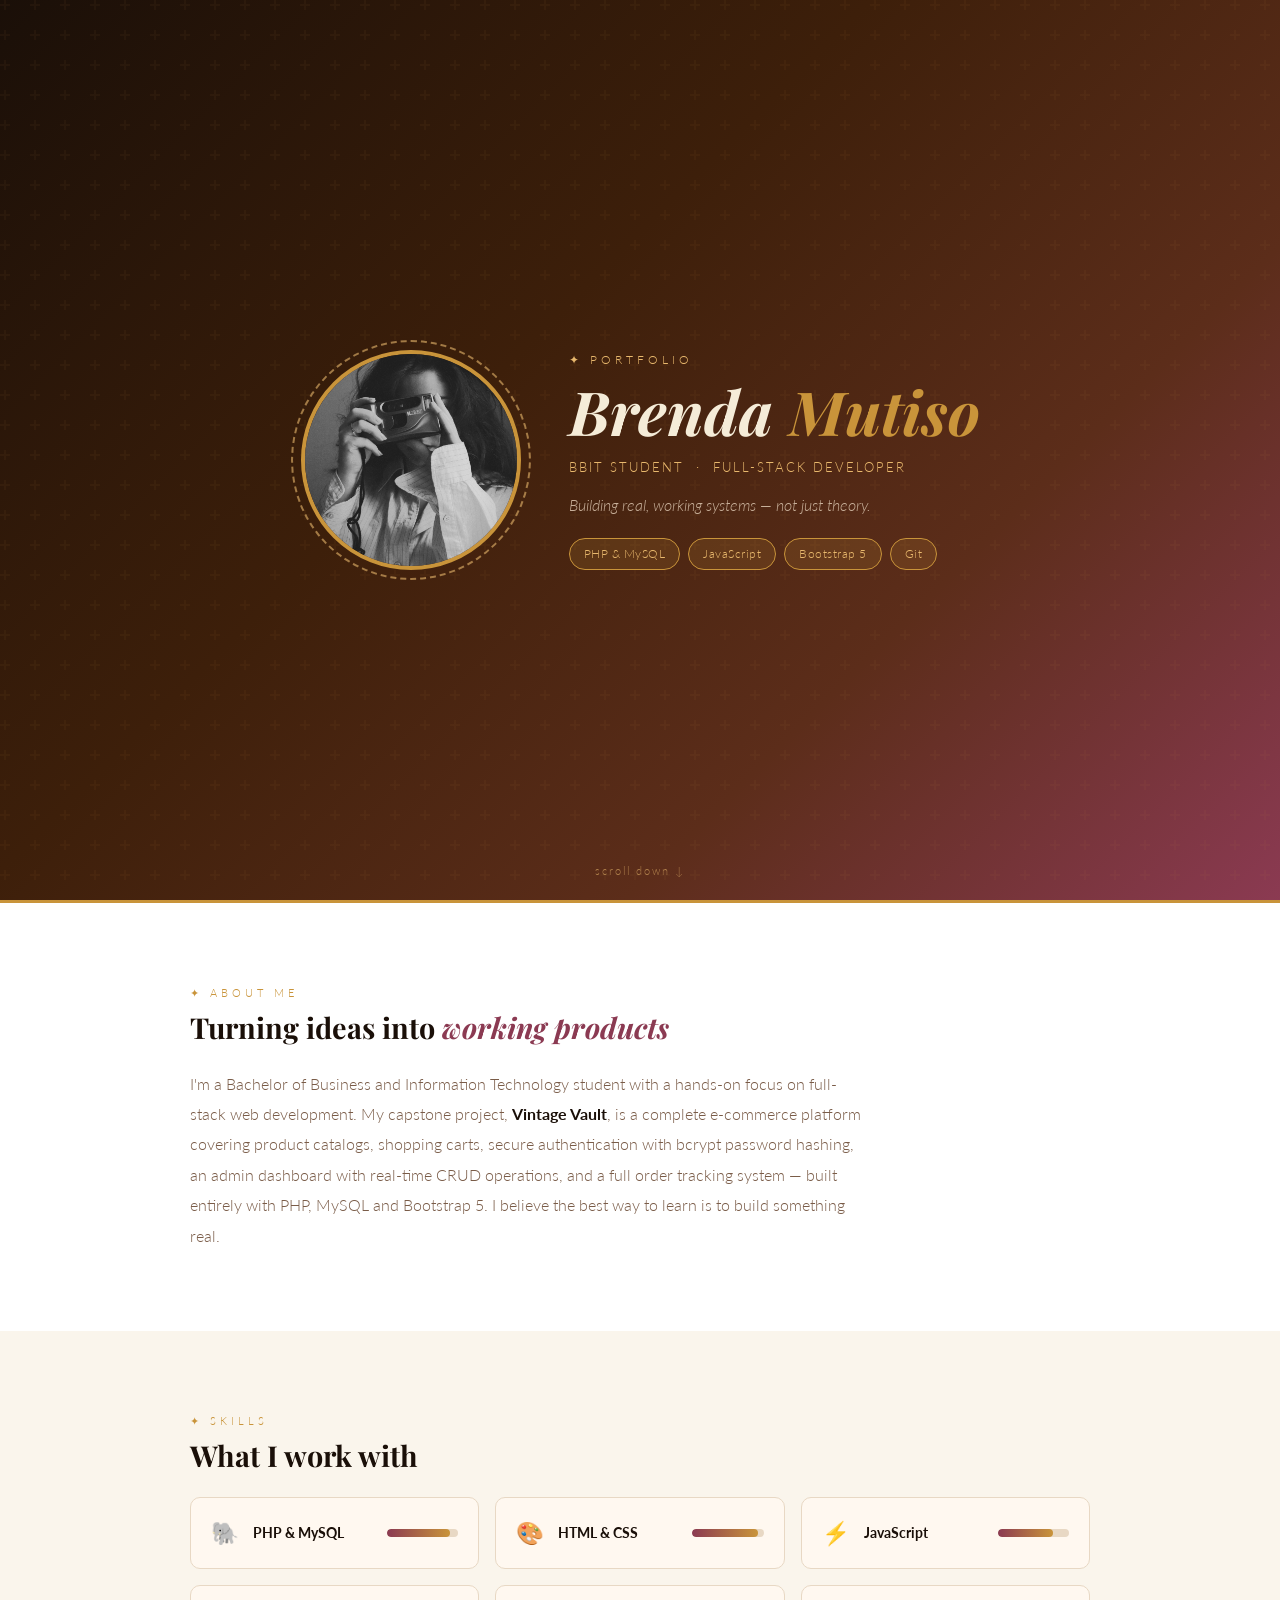
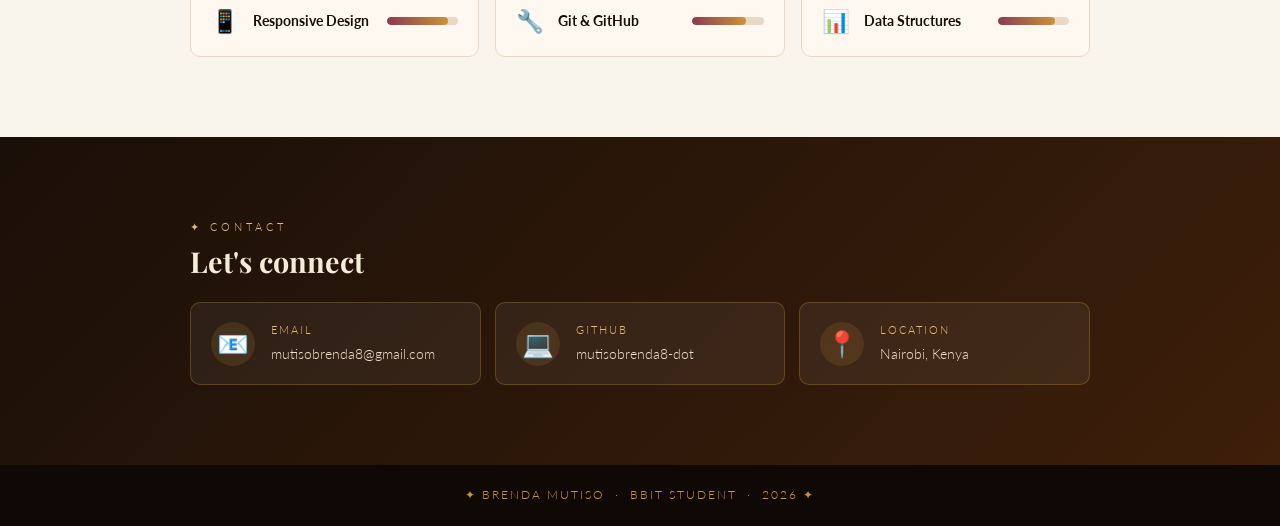
<file: docs/index.html>
<!DOCTYPE html>
<html lang="en">
<head>
<meta charset="UTF-8">
<meta name="viewport" content="width=device-width, initial-scale=1.0">
<title>Brenda Mutiso — Portfolio</title>
<link href="https://fonts.googleapis.com/css2?family=Playfair+Display:ital,wght@0,400;0,700;1,400&family=Lato:wght@300;400;700&display=swap" rel="stylesheet">
<link rel="stylesheet" href="css/style.css">
</head>
<body>

<!-- Floating particles background -->
<div class="particles">
    <span></span><span></span><span></span>
    <span></span><span></span><span></span>
</div>

<!-- HERO SECTION -->
<header class="hero">
    <div class="hero-inner">
        <div class="avatar-wrap">
            <img src="images/avatar.jpg"
                 alt="Brenda Mutiso profile photo"
                 class="avatar-img">
            <div class="avatar-ring"></div>
        </div>
        <div class="hero-text">
            <p class="hero-label">✦ Portfolio</p>
            <h1>Brenda <span class="gold">Mutiso</span></h1>
            <p class="hero-role">BBIT Student &nbsp;·&nbsp; Full-Stack Developer</p>
            <p class="hero-tagline">
                Building real, working systems — not just theory.
            </p>
            <div class="hero-badges">
                <span class="badge">PHP &amp; MySQL</span>
                <span class="badge">JavaScript</span>
                <span class="badge">Bootstrap 5</span>
                <span class="badge">Git</span>
            </div>
        </div>
    </div>
    <div class="hero-scroll">scroll down ↓</div>
</header>

<!-- ABOUT -->
<section class="section about-section">
    <div class="section-inner">
        <div class="section-label">✦ About Me</div>
        <h2>Turning ideas into <em>working products</em></h2>
        <p class="about-text">
            I'm a Bachelor of Business and Information Technology student with a
            hands-on focus on full-stack web development. My capstone
            project, <strong>Vintage Vault</strong>, is a complete
            e-commerce platform covering product catalogs, shopping
            carts, secure authentication with bcrypt password hashing,
            an admin dashboard with real-time CRUD operations, and a
            full order tracking system — built entirely with PHP, MySQL
            and Bootstrap 5. I believe the best way to learn is to
            build something real.
        </p>
    </div>
</section>

<!-- SKILLS -->
<section class="section skills-section">
    <div class="section-inner">
        <div class="section-label">✦ Skills</div>
        <h2>What I work with</h2>

        <div class="skills-grid">

            <div class="skill-card">
                <span class="skill-icon">🐘</span>
                <span class="skill-name">PHP &amp; MySQL</span>

                <div class="skill-bar">
                    <div class="skill-fill" data-width="88%"></div>
                </div>
            </div>

            <div class="skill-card">
                <span class="skill-icon">🎨</span>
                <span class="skill-name">HTML &amp; CSS</span>

                <div class="skill-bar">
                    <div class="skill-fill" data-width="92%"></div>
                </div>
            </div>

            <div class="skill-card">
                <span class="skill-icon">⚡</span>
                <span class="skill-name">JavaScript</span>

                <div class="skill-bar">
                    <div class="skill-fill" data-width="78%"></div>
                </div>
            </div>

            <div class="skill-card">
                <span class="skill-icon">📱</span>
                <span class="skill-name">Responsive Design</span>

                <div class="skill-bar">
                    <div class="skill-fill" data-width="85%"></div>
                </div>
            </div>

            <div class="skill-card">
                <span class="skill-icon">🔧</span>
                <span class="skill-name">Git &amp; GitHub</span>

                <div class="skill-bar">
                    <div class="skill-fill" data-width="75%"></div>
                </div>
            </div>

            <div class="skill-card">
                <span class="skill-icon">📊</span>
                <span class="skill-name">Data Structures</span>

                <div class="skill-bar">
                    <div class="skill-fill" data-width="80%"></div>
                </div>
            </div>

        </div>
    </div>
</section>
<!-- CONTACT -->
<section class="section contact-section">
    <div class="section-inner">
        <div class="section-label">✦ Contact</div>
        <h2>Let's connect</h2>
        <div class="contact-grid">
            <a class="contact-card" href="mailto:mutisobrenda8@gmail.com">
                <div class="contact-icon-wrap">📧</div>
                <div>
                    <p class="contact-label">Email</p>
                    <p class="contact-value">mutisobrenda8@gmail.com</p>
                </div>
            </a>
            <a class="contact-card"
               href="https://github.com/mutisobrenda8-dot" target="_blank">
                <div class="contact-icon-wrap">💻</div>
                <div>
                    <p class="contact-label">GitHub</p>
                    <p class="contact-value">mutisobrenda8-dot</p>
                </div>
            </a>
            <div class="contact-card">
                <div class="contact-icon-wrap">📍</div>
                <div>
                    <p class="contact-label">Location</p>
                    <p class="contact-value">Nairobi, Kenya</p>
                </div>
            </div>
        </div>
    </div>
</section>

<footer class="site-footer">
    <p>✦ Brenda Mutiso &nbsp;·&nbsp; BBIT Student &nbsp;·&nbsp; 2026 ✦</p>
</footer>
<script>
document.addEventListener("DOMContentLoaded", function () {

    const fills = document.querySelectorAll(".skill-fill");

    const observer = new IntersectionObserver((entries) => {

        entries.forEach(entry => {

            if(entry.isIntersecting){

                entry.target.style.width = entry.target.dataset.width;

                observer.unobserve(entry.target);

            }

        });

    });

    fills.forEach(fill => observer.observe(fill));

});
</script>
</body>
</html>
</file>
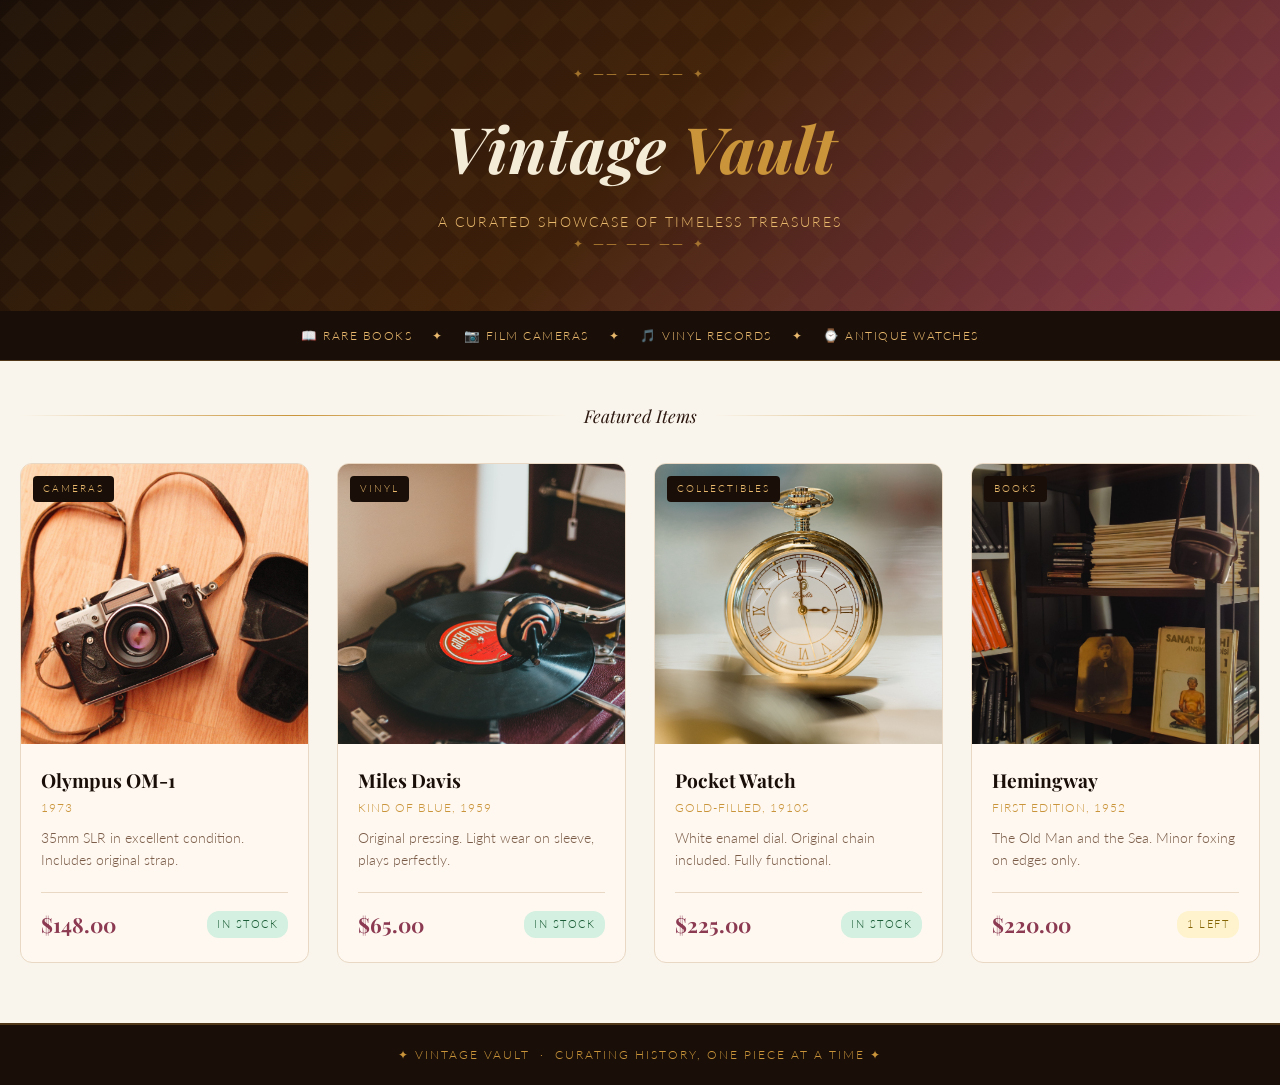
<file: docs/showcase/index.html>
<!DOCTYPE html>
<html lang="en">
<head>
<meta charset="UTF-8">
<meta name="viewport" content="width=device-width, initial-scale=1.0">
<title>Vintage Vault — Curated Collection</title>
<link href="https://fonts.googleapis.com/css2?family=Playfair+Display:ital,wght@0,400;0,700;1,400&family=Lato:wght@300;400;700&display=swap" rel="stylesheet">
<link rel="stylesheet" href="css/style.css">
</head>
<body>

<!-- HEADER -->
<header class="showcase-header">
    <div class="header-ornament">✦ ── ── ── ✦</div>
    <h1>Vintage <span>Vault</span></h1>
    <p>A curated showcase of timeless treasures</p>
    <div class="header-ornament">✦ ── ── ── ✦</div>
</header>

<!-- INTRO BAND -->
<div class="intro-band">
    <span>📖 Rare Books</span>
    <span>✦</span>
    <span>📷 Film Cameras</span>
    <span>✦</span>
    <span>🎵 Vinyl Records</span>
    <span>✦</span>
    <span>⌚ Antique Watches</span>
</div>

<!-- PRODUCT GRID -->
<main class="showcase-wrapper">

    <div class="section-title">
        <span class="line"></span>
        <span class="label">Featured Items</span>
        <span class="line"></span>
    </div>

    <div class="product-grid">

        <article class="product-card">
            <div class="product-img-wrap">
                <img src="images/camera.jpg"
                     alt="Olympus OM-1 vintage camera 1973"
                     class="product-img">
                <div class="product-overlay">
                    <a href="camera.html" class="overlay-text">View Item</a>
                          </div>
                <span class="product-tag">Cameras</span>
            </div>
            <div class="product-body">
                <h2 class="product-name">Olympus OM-1</h2>
                <p class="product-year">1973</p>
                <p class="product-desc">
                    35mm SLR in excellent condition.
                    Includes original strap.
                </p>
                <div class="product-footer">
                    <span class="product-price">$148.00</span>
                    <span class="product-stock in-stock">In Stock</span>
                </div>
            </div>
        </article>

        <article class="product-card">
            <div class="product-img-wrap">
                <img src="images/vinyl.jpg"
                     alt="Miles Davis Kind of Blue vinyl record"
                     class="product-img">
                <div class="product-overlay">
                    <a href="vinyl.html" class="overlay-text">View Item</a>
                              </div>
                <span class="product-tag">Vinyl</span>
            </div>
            <div class="product-body">
                <h2 class="product-name">Miles Davis</h2>
                <p class="product-year">Kind of Blue, 1959</p>
                <p class="product-desc">
                    Original pressing. Light wear on
                    sleeve, plays perfectly.
                </p>
                <div class="product-footer">
                    <span class="product-price">$65.00</span>
                    <span class="product-stock in-stock">In Stock</span>
                </div>
            </div>
        </article>

        <article class="product-card">
            <div class="product-img-wrap">
                <img src="images/watch.jpg"
                     alt="Antique gold pocket watch 1910s"
                     class="product-img">
                <div class="product-overlay">
                    <a href="watch.html" class="overlay-text">View Item</a>
</div>
                <span class="product-tag">Collectibles</span>
            </div>
            <div class="product-body">
                <h2 class="product-name">Pocket Watch</h2>
                <p class="product-year">Gold-filled, 1910s</p>
                <p class="product-desc">
                    White enamel dial. Original chain
                    included. Fully functional.
                </p>
                <div class="product-footer">
                    <span class="product-price">$225.00</span>
                    <span class="product-stock in-stock">In Stock</span>
                </div>
            </div>
        </article>

        <article class="product-card">
            <div class="product-img-wrap">
                <img src="images/book.jpg"
                     alt="Hemingway Old Man and the Sea first edition"
                     class="product-img">
                <div class="product-overlay">
                     <a href="book.html" class="overlay-text">View Item</a>
</div>
                <span class="product-tag">Books</span>
            </div>
            <div class="product-body">
                <h2 class="product-name">Hemingway</h2>
                <p class="product-year">First Edition, 1952</p>
                <p class="product-desc">
                    The Old Man and the Sea.
                    Minor foxing on edges only.
                </p>
                <div class="product-footer">
                    <span class="product-price">$220.00</span>
                    <span class="product-stock low-stock">1 Left</span>
                </div>
            </div>
        </article>

    </div>

</main>

<!-- FOOTER -->
<footer class="showcase-footer">
    <p>✦ Vintage Vault &nbsp;·&nbsp; Curating history, one piece at a time ✦</p>
</footer>

</body>
</html>
</file>
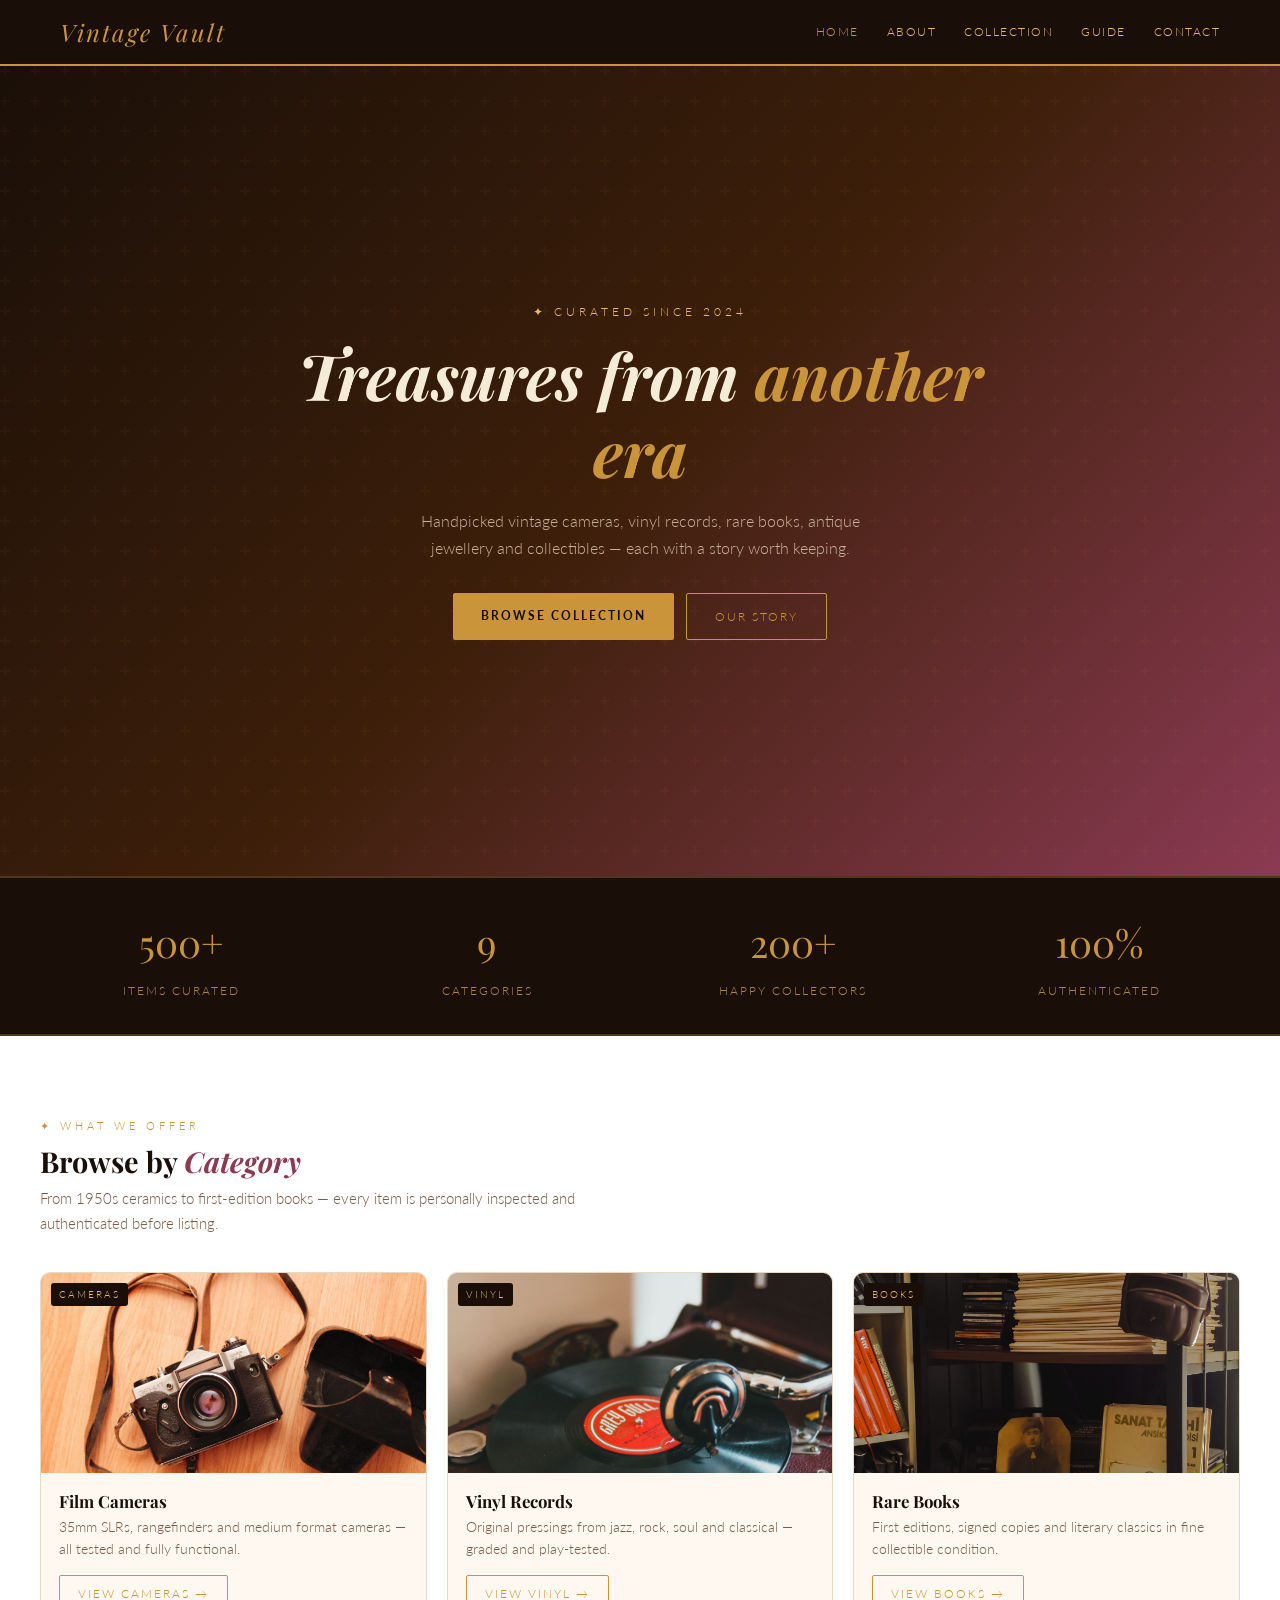
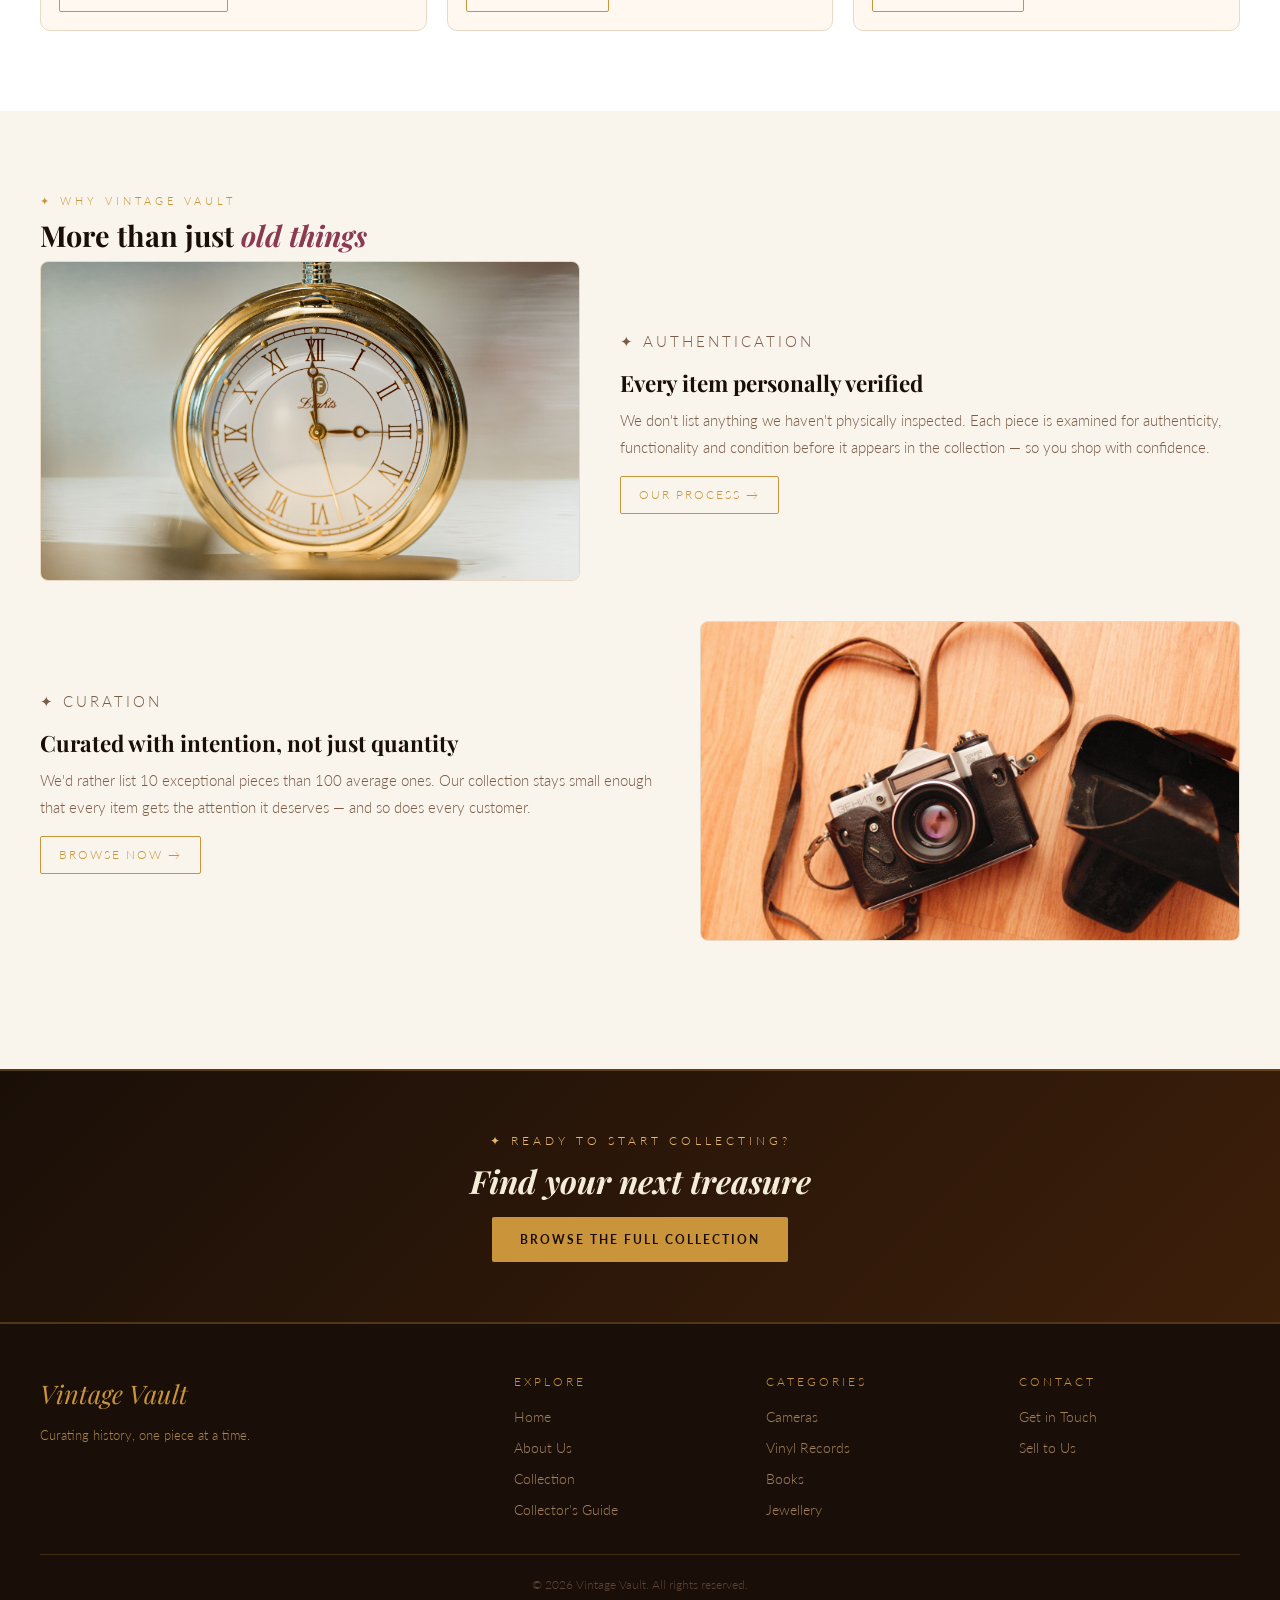
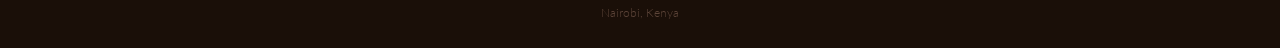
<file: docs/vintage_site/index.html>
<!DOCTYPE html>
<html lang="en">
<head>
<meta charset="UTF-8">
<meta name="viewport" content="width=device-width, initial-scale=1.0">
<title>Vintage Vault — Curated Since 2024</title>
<link href="https://fonts.googleapis.com/css2?family=Playfair+Display:ital,wght@0,400;0,700;1,400&family=Lato:wght@300;400;700&display=swap" rel="stylesheet">
<link rel="stylesheet" href="css/style.css">
</head>
<body>

<!-- NAVBAR -->
<nav class="navbar">
    <div class="nav-inner">
        <a href="index.html" class="nav-logo">Vintage Vault</a>
        <button class="nav-toggle" id="navToggle" aria-label="Menu">
            <span></span><span></span><span></span>
        </button>
        <div class="nav-menu" id="navMenu">
            <a href="index.html" class="active">Home</a>
            <a href="about.html">About</a>
            <a href="products.html">Collection</a>
            <a href="training.html">Guide</a>
            <a href="contact.html">Contact</a>
        </div>
    </div>
</nav>

<!-- HERO -->
<header class="hero">
    <div class="hero-content">
        <p class="hero-eyebrow">✦ Curated Since 2024</p>
        <h1>Treasures from <span>another era</span></h1>
        <p class="hero-sub">
            Handpicked vintage cameras, vinyl records, rare books,
            antique jewellery and collectibles — each with a story
            worth keeping.
        </p>
        <div class="hero-btns">
            <a href="products.html" class="btn-primary">
                Browse Collection
            </a>
            <a href="about.html" class="btn-outline">
                Our Story
            </a>
        </div>
    </div>
</header>

<!-- STATS BAND -->
<div class="stats-band">
    <div class="stats-grid">
        <div>
            <span class="stat-number">500+</span>
            <span class="stat-label">Items Curated</span>
        </div>
        <div>
            <span class="stat-number">9</span>
            <span class="stat-label">Categories</span>
        </div>
        <div>
            <span class="stat-number">200+</span>
            <span class="stat-label">Happy Collectors</span>
        </div>
        <div>
            <span class="stat-number">100%</span>
            <span class="stat-label">Authenticated</span>
        </div>
    </div>
</div>

<!-- FEATURED CATEGORIES -->
<section class="section" style="background:white;">
    <div class="section-inner">
        <div class="section-label">✦ What We Offer</div>
        <h2 class="section-title">
            Browse by <em>Category</em>
        </h2>
        <p class="section-sub">
            From 1950s ceramics to first-edition books — every item
            is personally inspected and authenticated before listing.
        </p>

        <div class="card-grid">
            <div class="card">
                <div class="card-img-wrap">
                    <img src="images/camera.jpg"
                         alt="Vintage cameras" class="card-img">
                    <span class="card-tag">Cameras</span>
                </div>
                <div class="card-body">
                    <h3 class="card-title">Film Cameras</h3>
                    <p class="card-text">
                        35mm SLRs, rangefinders and medium format
                        cameras — all tested and fully functional.
                    </p>
                    <a href="products.html" class="btn-outline"
                       style="font-size:0.72rem; padding:8px 18px;">
                        View Cameras →
                    </a>
                </div>
            </div>

            <div class="card">
                <div class="card-img-wrap">
                    <img src="images/vinyl.jpg"
                         alt="Vinyl records" class="card-img">
                    <span class="card-tag">Vinyl</span>
                </div>
                <div class="card-body">
                    <h3 class="card-title">Vinyl Records</h3>
                    <p class="card-text">
                        Original pressings from jazz, rock, soul and
                        classical — graded and play-tested.
                    </p>
                    <a href="products.html" class="btn-outline"
                       style="font-size:0.72rem; padding:8px 18px;">
                        View Vinyl →
                    </a>
                </div>
            </div>

            <div class="card">
                <div class="card-img-wrap">
                    <img src="images/book.jpg"
                         alt="Rare vintage books" class="card-img">
                    <span class="card-tag">Books</span>
                </div>
                <div class="card-body">
                    <h3 class="card-title">Rare Books</h3>
                    <p class="card-text">
                        First editions, signed copies and literary
                        classics in fine collectible condition.
                    </p>
                    <a href="products.html" class="btn-outline"
                       style="font-size:0.72rem; padding:8px 18px;">
                        View Books →
                    </a>
                </div>
            </div>
        </div>
    </div>
</section>

<!-- WHY US -->
<section class="section">
    <div class="section-inner">
        <div class="section-label">✦ Why Vintage Vault</div>
        <h2 class="section-title">
            More than just <em>old things</em>
        </h2>

        <div class="feature-row">
            <div class="feature">
                <img src="images/watch.jpg"
                     alt="Authenticated antique watch"
                     class="feature-img">
                <div>
                    <p class="feature-label">✦ Authentication</p>
                    <h3>Every item personally verified</h3>
                    <p>
                        We don't list anything we haven't physically
                        inspected. Each piece is examined for
                        authenticity, functionality and condition
                        before it appears in the collection — so you
                        shop with confidence.
                    </p>
                    <a href="about.html" class="btn-outline"
                       style="font-size:0.72rem; padding:8px 18px;">
                        Our Process →
                    </a>
                </div>
            </div>

            <div class="feature reverse">
                <img src="images/camera.jpg"
                     alt="Curated vintage collection"
                     class="feature-img">
                <div>
                    <p class="feature-label">✦ Curation</p>
                    <h3>Curated with intention, not just quantity</h3>
                    <p>
                        We'd rather list 10 exceptional pieces than
                        100 average ones. Our collection stays small
                        enough that every item gets the attention it
                        deserves — and so does every customer.
                    </p>
                    <a href="products.html" class="btn-outline"
                       style="font-size:0.72rem; padding:8px 18px;">
                        Browse Now →
                    </a>
                </div>
            </div>
        </div>
    </div>
</section>

<!-- CTA BAND -->
<div style="background:linear-gradient(135deg,var(--dark),#3d1f0a);
            padding:60px 24px; text-align:center;
            border-top:2px solid rgba(201,148,58,0.3);">
    <p style="font-size:0.72rem; letter-spacing:4px;
              text-transform:uppercase; color:var(--gold2);
              margin-bottom:12px;">✦ Ready to start collecting?</p>
    <h2 style="font-family:'Playfair Display',serif; font-style:italic;
               font-size:2rem; color:#f5ecd8; margin-bottom:16px;">
        Find your next treasure
    </h2>
    <a href="products.html" class="btn-primary">
        Browse the Full Collection
    </a>
</div>

<!-- FOOTER -->
<footer class="footer">
    <div class="footer-inner">
        <div class="footer-grid">
            <div>
                <div class="footer-logo">Vintage Vault</div>
                <p class="footer-tagline">
                    Curating history, one piece at a time.
                </p>
            </div>
            <div>
                <div class="footer-heading">Explore</div>
                <div class="footer-links">
                    <a href="index.html">Home</a>
                    <a href="about.html">About Us</a>
                    <a href="products.html">Collection</a>
                    <a href="training.html">Collector's Guide</a>
                </div>
            </div>
            <div>
                <div class="footer-heading">Categories</div>
                <div class="footer-links">
                    <a href="products.html">Cameras</a>
                    <a href="products.html">Vinyl Records</a>
                    <a href="products.html">Books</a>
                    <a href="products.html">Jewellery</a>
                </div>
            </div>
            <div>
                <div class="footer-heading">Contact</div>
                <div class="footer-links">
                    <a href="contact.html">Get in Touch</a>
                    <a href="contact.html">Sell to Us</a>
                </div>
            </div>
        </div>
        <div class="footer-bottom">
            <span>
                &copy; 2026 Vintage Vault. All rights reserved.
            </span>
            <span>Nairobi, Kenya</span>
        </div>
    </div>
</footer>

<script>
const toggle = document.getElementById('navToggle');
const menu   = document.getElementById('navMenu');
toggle.addEventListener('click', () => menu.classList.toggle('open'));
</script>

</body>
</html>
</file>
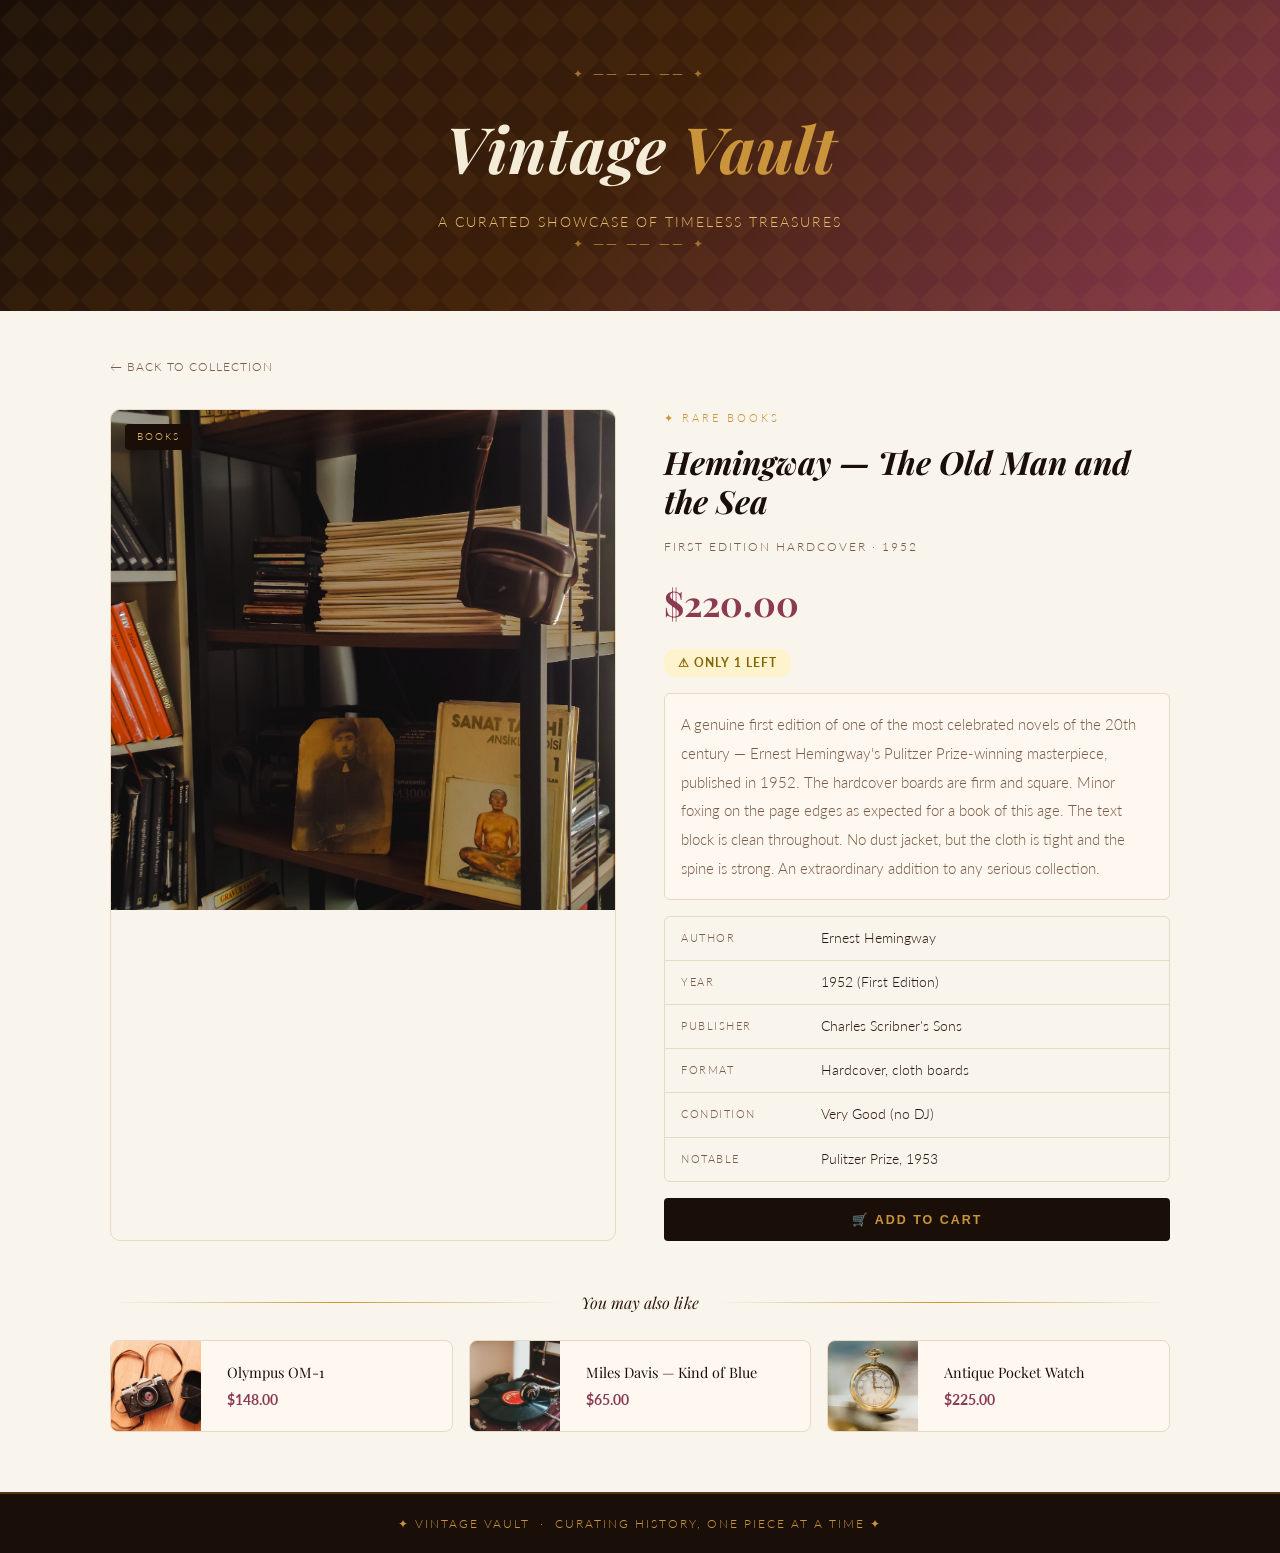
<file: docs/showcase/book.html>
<!DOCTYPE html>
<html lang="en">
<head>
<meta charset="UTF-8">
<meta name="viewport" content="width=device-width, initial-scale=1.0">
<title>Hemingway — Old Man & the Sea — Vintage Vault</title>
<link href="https://fonts.googleapis.com/css2?family=Playfair+Display:ital,wght@0,400;0,700;1,400&family=Lato:wght@300;400;700&display=swap" rel="stylesheet">
<link rel="stylesheet" href="css/style.css">
<style>
.detail-wrapper { max-width:1100px; margin:0 auto; padding:40px 20px 60px; }
.back-link { display:inline-flex; align-items:center; gap:6px; font-size:0.78rem; letter-spacing:1px; text-transform:uppercase; color:var(--muted); text-decoration:none; margin-bottom:32px; transition:color 0.2s; }
.back-link:hover { color:var(--brown); }
.detail-grid { display:grid; grid-template-columns:1fr; gap:32px; margin-bottom:48px; }
.detail-img-wrap { position:relative; border-radius:10px; overflow:hidden; border:1px solid var(--border); }
.detail-img { width:100%; height:300px; object-fit:cover; display:block; }
.detail-badge { position:absolute; top:14px; left:14px; background:var(--dark); color:var(--gold2); font-size:0.65rem; letter-spacing:2px; text-transform:uppercase; padding:4px 12px; border-radius:4px; }
.detail-info { display:flex; flex-direction:column; gap:16px; }
.detail-category { font-size:0.68rem; letter-spacing:3px; text-transform:uppercase; color:var(--gold); }
.detail-name { font-family:'Playfair Display',serif; font-size:2rem; color:var(--dark); font-style:italic; line-height:1.2; }
.detail-year { font-size:0.78rem; letter-spacing:2px; text-transform:uppercase; color:var(--muted); }
.detail-price { font-family:'Playfair Display',serif; font-size:2.2rem; color:var(--rose); font-weight:700; }
.detail-stock { display:inline-block; padding:4px 14px; border-radius:12px; font-size:0.72rem; letter-spacing:1px; text-transform:uppercase; font-weight:700; background:#fef3cd; color:#856404; width:fit-content; }
.detail-desc { font-size:0.95rem; color:var(--muted); line-height:1.9; padding:16px; background:var(--card-bg); border:1px solid var(--border); border-radius:6px; }
.detail-specs { display:flex; flex-direction:column; border:1px solid var(--border); border-radius:6px; overflow:hidden; }
.spec-row { display:flex; padding:10px 16px; border-bottom:1px solid var(--border); font-size:0.85rem; }
.spec-row:last-child { border-bottom:none; }
.spec-label { width:140px; flex-shrink:0; font-size:0.68rem; letter-spacing:1.5px; text-transform:uppercase; color:var(--muted); padding-top:2px; }
.spec-value { color:var(--text); }
.btn-add { background:var(--dark); color:var(--gold); padding:14px 28px; font-size:0.78rem; letter-spacing:2px; text-transform:uppercase; font-weight:700; border-radius:4px; border:none; cursor:pointer; transition:all 0.2s; width:100%; }
.btn-add:hover { background:var(--brown); color:#fff; transform:translateY(-2px); }
.related-grid { display:grid; grid-template-columns:1fr; gap:16px; }
.related-card { display:flex; gap:14px; background:var(--card-bg); border:1px solid var(--border); border-radius:8px; overflow:hidden; text-decoration:none; transition:transform 0.2s; }
.related-card:hover { transform:translateY(-2px); }
.related-img { width:90px; height:90px; object-fit:cover; flex-shrink:0; }
.related-body { padding:12px; display:flex; flex-direction:column; justify-content:center; }
.related-name { font-family:'Playfair Display',serif; font-size:0.9rem; color:var(--dark); margin-bottom:4px; }
.related-price { font-size:0.88rem; color:var(--rose); font-weight:700; }
@media (min-width:768px) {
    .detail-grid { grid-template-columns:1fr 1fr; gap:48px; }
    .detail-img { height:420px; }
    .related-grid { grid-template-columns:repeat(3,1fr); }
}
@media (min-width:1024px) { .detail-img { height:500px; } }
</style>
</head>
<body>

<header class="showcase-header">
    <div class="header-ornament">✦ ── ── ── ✦</div>
    <h1>Vintage <span>Vault</span></h1>
    <p>A curated showcase of timeless treasures</p>
    <div class="header-ornament">✦ ── ── ── ✦</div>
</header>

<div class="detail-wrapper">

    <a href="index.html" class="back-link">← Back to Collection</a>

    <div class="detail-grid">
        <div class="detail-img-wrap">
            <img src="images/book.jpg"
                 alt="Hemingway Old Man and the Sea first edition"
                 class="detail-img">
            <span class="detail-badge">Books</span>
        </div>

        <div class="detail-info">
            <div class="detail-category">✦ Rare Books</div>
            <h1 class="detail-name">
                Hemingway — The Old Man and the Sea
            </h1>
            <p class="detail-year">First Edition Hardcover · 1952</p>
            <div class="detail-price">$220.00</div>
            <span class="detail-stock">⚠ Only 1 Left</span>

            <p class="detail-desc">
                A genuine first edition of one of the most celebrated
                novels of the 20th century — Ernest Hemingway's
                Pulitzer Prize-winning masterpiece, published in 1952.
                The hardcover boards are firm and square. Minor foxing
                on the page edges as expected for a book of this age.
                The text block is clean throughout. No dust jacket,
                but the cloth is tight and the spine is strong. An
                extraordinary addition to any serious collection.
            </p>

            <div class="detail-specs">
                <div class="spec-row">
                    <span class="spec-label">Author</span>
                    <span class="spec-value">Ernest Hemingway</span>
                </div>
                <div class="spec-row">
                    <span class="spec-label">Year</span>
                    <span class="spec-value">1952 (First Edition)</span>
                </div>
                <div class="spec-row">
                    <span class="spec-label">Publisher</span>
                    <span class="spec-value">Charles Scribner's Sons</span>
                </div>
                <div class="spec-row">
                    <span class="spec-label">Format</span>
                    <span class="spec-value">Hardcover, cloth boards</span>
                </div>
                <div class="spec-row">
                    <span class="spec-label">Condition</span>
                    <span class="spec-value">Very Good (no DJ)</span>
                </div>
                <div class="spec-row">
                    <span class="spec-label">Notable</span>
                    <span class="spec-value">Pulitzer Prize, 1953</span>
                </div>
            </div>

            <button class="btn-add"
                    onclick="alert('In the live store this adds to your cart!')">
                🛒 Add to Cart
            </button>
        </div>
    </div>

    <!-- Related -->
    <div>
        <div style="display:flex; align-items:center; gap:16px; margin-bottom:24px;">
            <span style="flex:1; height:1px; background:linear-gradient(90deg,transparent,var(--gold),transparent);"></span>
            <span style="font-family:'Playfair Display',serif; font-style:italic; color:var(--text);">You may also like</span>
            <span style="flex:1; height:1px; background:linear-gradient(90deg,transparent,var(--gold),transparent);"></span>
        </div>
        <div class="related-grid">
            <a href="camera.html" class="related-card">
                <img src="images/camera.jpg" alt="Olympus OM-1" class="related-img">
                <div class="related-body">
                    <p class="related-name">Olympus OM-1</p>
                    <p class="related-price">$148.00</p>
                </div>
            </a>
            <a href="vinyl.html" class="related-card">
                <img src="images/vinyl.jpg" alt="Miles Davis vinyl" class="related-img">
                <div class="related-body">
                    <p class="related-name">Miles Davis — Kind of Blue</p>
                    <p class="related-price">$65.00</p>
                </div>
            </a>
            <a href="watch.html" class="related-card">
                <img src="images/watch.jpg" alt="Antique pocket watch" class="related-img">
                <div class="related-body">
                    <p class="related-name">Antique Pocket Watch</p>
                    <p class="related-price">$225.00</p>
                </div>
            </a>
        </div>
    </div>

</div>

<footer style="background:var(--dark); text-align:center; padding:20px; font-size:0.72rem; letter-spacing:2px; color:var(--gold); text-transform:uppercase; border-top:2px solid rgba(201,148,58,0.3);">
    ✦ Vintage Vault &nbsp;·&nbsp; Curating history, one piece at a time ✦
</footer>

</body>
</html>
</file>
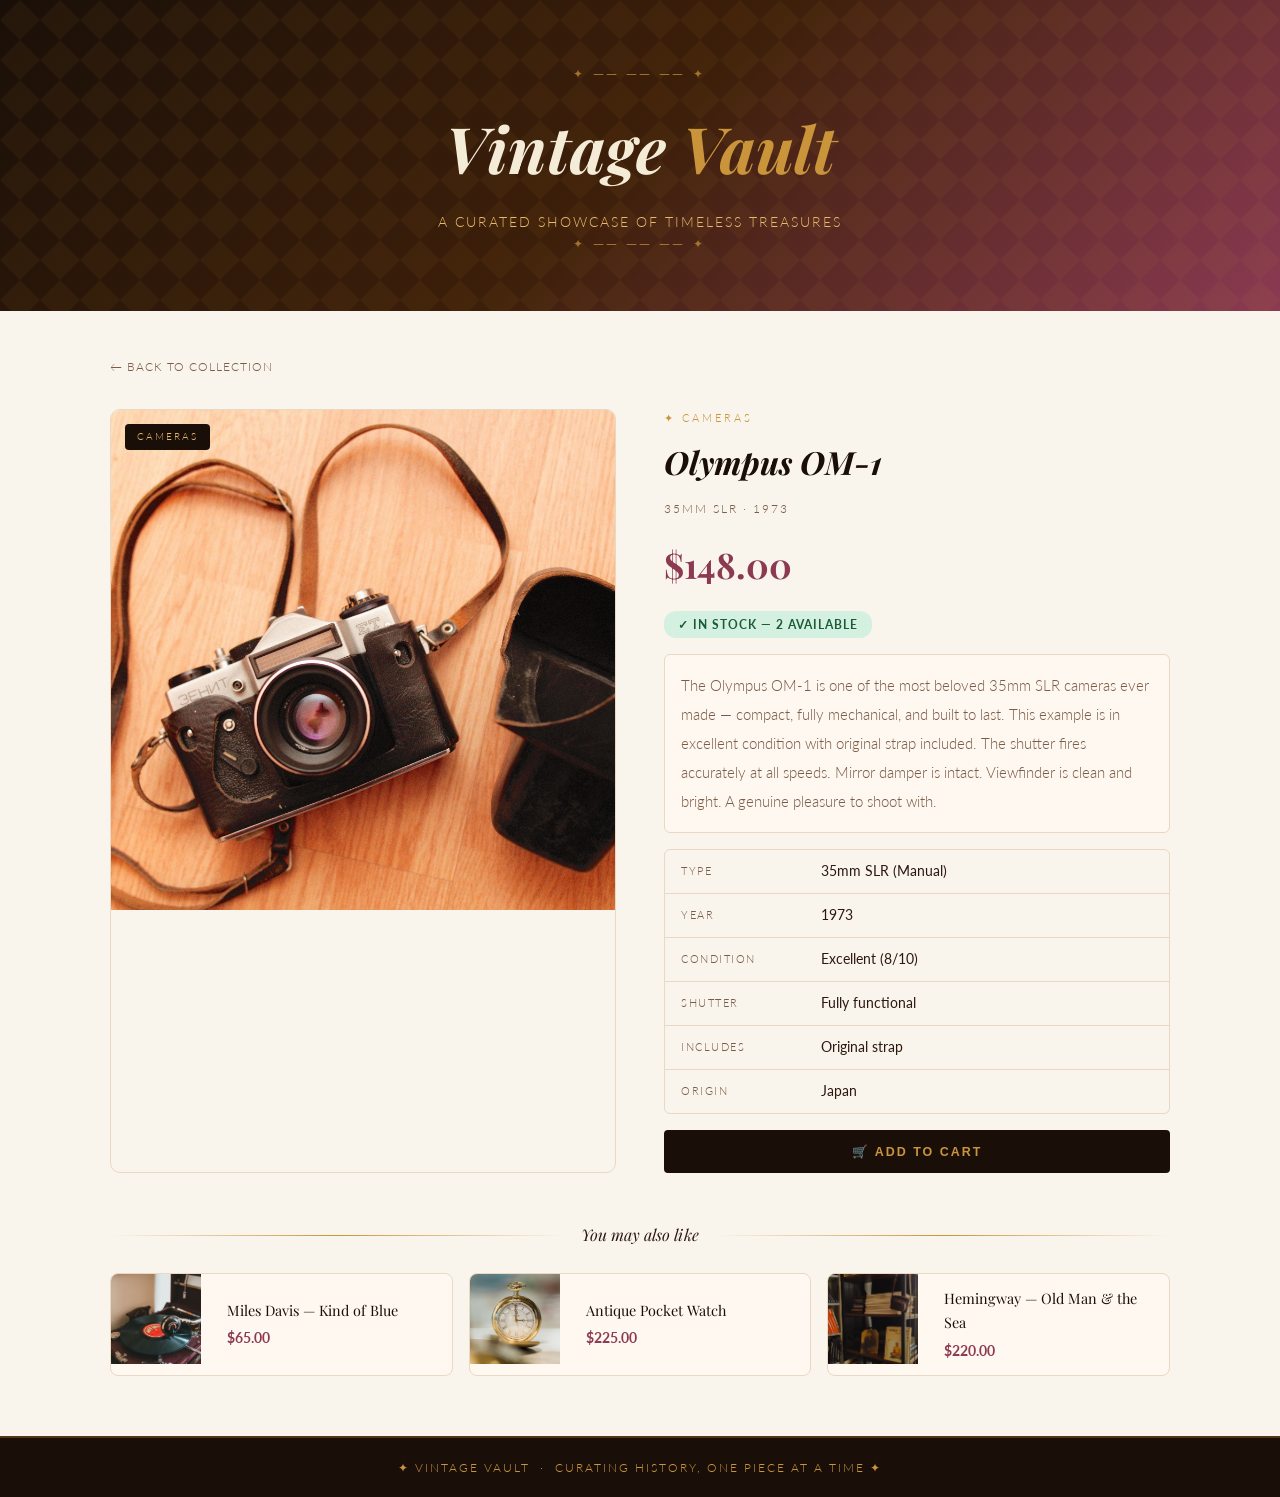
<file: docs/showcase/camera.html>
<!DOCTYPE html>
<html lang="en">
<head>
<meta charset="UTF-8">
<meta name="viewport" content="width=device-width, initial-scale=1.0">
<title>Olympus OM-1 — Vintage Vault</title>
<link href="https://fonts.googleapis.com/css2?family=Playfair+Display:ital,wght@0,400;0,700;1,400&family=Lato:wght@300;400;700&display=swap" rel="stylesheet">
<link rel="stylesheet" href="css/style.css">
<style>
/* Product Detail Styles */
.detail-wrapper {
    max-width: 1100px;
    margin: 0 auto;
    padding: 40px 20px 60px;
}

.back-link {
    display: inline-flex;
    align-items: center;
    gap: 6px;
    font-size: 0.78rem;
    letter-spacing: 1px;
    text-transform: uppercase;
    color: var(--muted);
    text-decoration: none;
    margin-bottom: 32px;
    transition: color 0.2s;
}
.back-link:hover { color: var(--brown); }

.detail-grid {
    display: grid;
    grid-template-columns: 1fr;
    gap: 32px;
    margin-bottom: 48px;
}

.detail-img-wrap {
    position: relative;
    border-radius: 10px;
    overflow: hidden;
    border: 1px solid var(--border);
}

.detail-img {
    width: 100%;
    height: 300px;
    object-fit: cover;
    display: block;
}

.detail-badge {
    position: absolute;
    top: 14px;
    left: 14px;
    background: var(--dark);
    color: var(--gold2);
    font-size: 0.65rem;
    letter-spacing: 2px;
    text-transform: uppercase;
    padding: 4px 12px;
    border-radius: 4px;
}

.detail-info { display: flex; flex-direction: column; gap: 16px; }

.detail-category {
    font-size: 0.68rem;
    letter-spacing: 3px;
    text-transform: uppercase;
    color: var(--gold);
}

.detail-name {
    font-family: 'Playfair Display', serif;
    font-size: 2rem;
    color: var(--dark);
    font-style: italic;
    line-height: 1.2;
}

.detail-year {
    font-size: 0.78rem;
    letter-spacing: 2px;
    text-transform: uppercase;
    color: var(--muted);
}

.detail-price {
    font-family: 'Playfair Display', serif;
    font-size: 2.2rem;
    color: var(--rose);
    font-weight: 700;
}

.detail-stock {
    display: inline-block;
    padding: 4px 14px;
    border-radius: 12px;
    font-size: 0.72rem;
    letter-spacing: 1px;
    text-transform: uppercase;
    font-weight: 700;
    background: #d4f0e0;
    color: #1a5c36;
    width: fit-content;
}

.detail-desc {
    font-size: 0.95rem;
    color: var(--muted);
    line-height: 1.9;
    padding: 16px;
    background: var(--card-bg);
    border: 1px solid var(--border);
    border-radius: 6px;
}

.detail-specs {
    display: flex;
    flex-direction: column;
    gap: 0;
    border: 1px solid var(--border);
    border-radius: 6px;
    overflow: hidden;
}

.spec-row {
    display: flex;
    padding: 10px 16px;
    border-bottom: 1px solid var(--border);
    font-size: 0.85rem;
}

.spec-row:last-child { border-bottom: none; }

.spec-label {
    width: 140px;
    flex-shrink: 0;
    font-size: 0.68rem;
    letter-spacing: 1.5px;
    text-transform: uppercase;
    color: var(--muted);
    padding-top: 2px;
}

.spec-value { color: var(--text); font-weight: 400; }

.btn-add {
    background: var(--dark);
    color: var(--gold);
    padding: 14px 28px;
    font-size: 0.78rem;
    letter-spacing: 2px;
    text-transform: uppercase;
    font-weight: 700;
    border-radius: 4px;
    border: none;
    cursor: pointer;
    transition: all 0.2s;
    width: 100%;
}

.btn-add:hover {
    background: var(--brown);
    color: #fff;
    transform: translateY(-2px);
}

/* Related */
.related-grid {
    display: grid;
    grid-template-columns: 1fr;
    gap: 16px;
}

.related-card {
    display: flex;
    gap: 14px;
    background: var(--card-bg);
    border: 1px solid var(--border);
    border-radius: 8px;
    overflow: hidden;
    text-decoration: none;
    transition: transform 0.2s, box-shadow 0.2s;
}

.related-card:hover {
    transform: translateY(-2px);
    box-shadow: 0 6px 20px rgba(139,58,82,0.1);
}

.related-img {
    width: 90px;
    height: 90px;
    object-fit: cover;
    flex-shrink: 0;
}

.related-body {
    padding: 12px;
    display: flex;
    flex-direction: column;
    justify-content: center;
}

.related-name {
    font-family: 'Playfair Display', serif;
    font-size: 0.9rem;
    color: var(--dark);
    margin-bottom: 4px;
}

.related-price {
    font-size: 0.88rem;
    color: var(--rose);
    font-weight: 700;
}

/* Responsive */
@media (min-width: 768px) {
    .detail-grid {
        grid-template-columns: 1fr 1fr;
        gap: 48px;
    }
    .detail-img { height: 420px; }
    .related-grid { grid-template-columns: repeat(3, 1fr); }
}

@media (min-width: 1024px) {
    .detail-img { height: 500px; }
}
</style>
</head>
<body>

<!-- HEADER -->
<header class="showcase-header">
    <div class="header-ornament">✦ ── ── ── ✦</div>
    <h1>Vintage <span>Vault</span></h1>
    <p>A curated showcase of timeless treasures</p>
    <div class="header-ornament">✦ ── ── ── ✦</div>
</header>

<div class="detail-wrapper">

    <a href="index.html" class="back-link">← Back to Collection</a>

    <div class="detail-grid">

        <!-- Image -->
        <div class="detail-img-wrap">
            <img src="images/camera.jpg"
                 alt="Olympus OM-1 vintage camera 1973"
                 class="detail-img">
            <span class="detail-badge">Cameras</span>
        </div>

        <!-- Info -->
        <div class="detail-info">
            <div class="detail-category">✦ Cameras</div>
            <h1 class="detail-name">Olympus OM-1</h1>
            <p class="detail-year">35mm SLR · 1973</p>
            <div class="detail-price">$148.00</div>
            <span class="detail-stock">✓ In Stock — 2 Available</span>

            <p class="detail-desc">
                The Olympus OM-1 is one of the most beloved 35mm SLR
                cameras ever made — compact, fully mechanical, and
                built to last. This example is in excellent condition
                with original strap included. The shutter fires
                accurately at all speeds. Mirror damper is intact.
                Viewfinder is clean and bright. A genuine pleasure
                to shoot with.
            </p>

            <!-- Specs -->
            <div class="detail-specs">
                <div class="spec-row">
                    <span class="spec-label">Type</span>
                    <span class="spec-value">35mm SLR (Manual)</span>
                </div>
                <div class="spec-row">
                    <span class="spec-label">Year</span>
                    <span class="spec-value">1973</span>
                </div>
                <div class="spec-row">
                    <span class="spec-label">Condition</span>
                    <span class="spec-value">Excellent (8/10)</span>
                </div>
                <div class="spec-row">
                    <span class="spec-label">Shutter</span>
                    <span class="spec-value">Fully functional</span>
                </div>
                <div class="spec-row">
                    <span class="spec-label">Includes</span>
                    <span class="spec-value">Original strap</span>
                </div>
                <div class="spec-row">
                    <span class="spec-label">Origin</span>
                    <span class="spec-value">Japan</span>
                </div>
            </div>

            <button class="btn-add"
                    onclick="alert('In the live store this adds to your cart!')">
                🛒 Add to Cart
            </button>
        </div>
    </div>

    <!-- Related Items -->
    <div>
        <div style="display:flex; align-items:center; gap:16px;
                    margin-bottom:24px;">
            <span style="flex:1; height:1px;
                         background:linear-gradient(90deg,
                         transparent,var(--gold),transparent);"></span>
            <span style="font-family:'Playfair Display',serif;
                         font-style:italic; color:var(--text);">
                You may also like
            </span>
            <span style="flex:1; height:1px;
                         background:linear-gradient(90deg,
                         transparent,var(--gold),transparent);"></span>
        </div>

        <div class="related-grid">
            <a href="vinyl.html" class="related-card">
                <img src="images/vinyl.jpg"
                     alt="Miles Davis vinyl" class="related-img">
                <div class="related-body">
                    <p class="related-name">Miles Davis — Kind of Blue</p>
                    <p class="related-price">$65.00</p>
                </div>
            </a>
            <a href="watch.html" class="related-card">
                <img src="images/watch.jpg"
                     alt="Antique pocket watch" class="related-img">
                <div class="related-body">
                    <p class="related-name">Antique Pocket Watch</p>
                    <p class="related-price">$225.00</p>
                </div>
            </a>
            <a href="book.html" class="related-card">
                <img src="images/book.jpg"
                     alt="Hemingway first edition" class="related-img">
                <div class="related-body">
                    <p class="related-name">Hemingway — Old Man & the Sea</p>
                    <p class="related-price">$220.00</p>
                </div>
            </a>
        </div>
    </div>

</div>

<footer style="background:var(--dark); text-align:center;
               padding:20px; font-size:0.72rem; letter-spacing:2px;
               color:var(--gold); text-transform:uppercase;
               border-top:2px solid rgba(201,148,58,0.3);">
    ✦ Vintage Vault &nbsp;·&nbsp;
    Curating history, one piece at a time ✦
</footer>

</body>
</html>
</file>
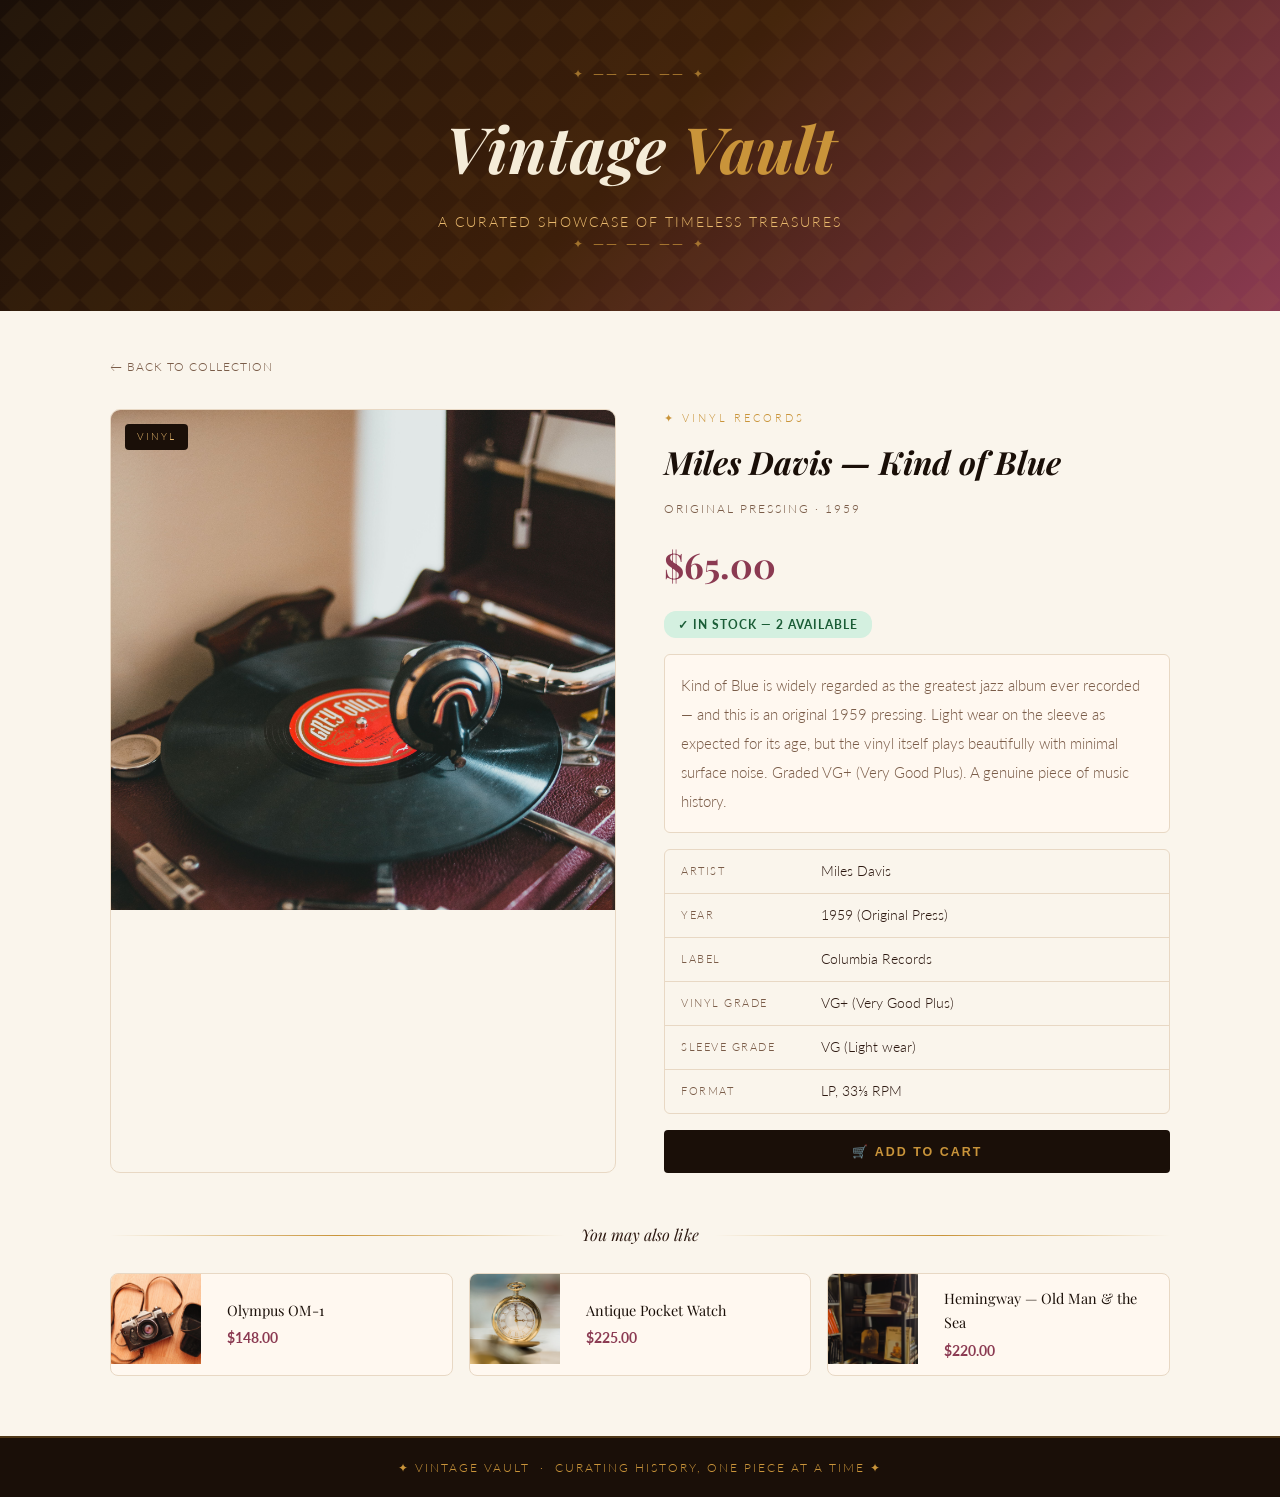
<file: docs/showcase/vinyl.html>
<!DOCTYPE html>
<html lang="en">
<head>
<meta charset="UTF-8">
<meta name="viewport" content="width=device-width, initial-scale=1.0">
<title>Miles Davis — Kind of Blue — Vintage Vault</title>
<link href="https://fonts.googleapis.com/css2?family=Playfair+Display:ital,wght@0,400;0,700;1,400&family=Lato:wght@300;400;700&display=swap" rel="stylesheet">
<link rel="stylesheet" href="css/style.css">
<style>
.detail-wrapper { max-width:1100px; margin:0 auto; padding:40px 20px 60px; }
.back-link { display:inline-flex; align-items:center; gap:6px; font-size:0.78rem; letter-spacing:1px; text-transform:uppercase; color:var(--muted); text-decoration:none; margin-bottom:32px; transition:color 0.2s; }
.back-link:hover { color:var(--brown); }
.detail-grid { display:grid; grid-template-columns:1fr; gap:32px; margin-bottom:48px; }
.detail-img-wrap { position:relative; border-radius:10px; overflow:hidden; border:1px solid var(--border); }
.detail-img { width:100%; height:300px; object-fit:cover; display:block; }
.detail-badge { position:absolute; top:14px; left:14px; background:var(--dark); color:var(--gold2); font-size:0.65rem; letter-spacing:2px; text-transform:uppercase; padding:4px 12px; border-radius:4px; }
.detail-info { display:flex; flex-direction:column; gap:16px; }
.detail-category { font-size:0.68rem; letter-spacing:3px; text-transform:uppercase; color:var(--gold); }
.detail-name { font-family:'Playfair Display',serif; font-size:2rem; color:var(--dark); font-style:italic; line-height:1.2; }
.detail-year { font-size:0.78rem; letter-spacing:2px; text-transform:uppercase; color:var(--muted); }
.detail-price { font-family:'Playfair Display',serif; font-size:2.2rem; color:var(--rose); font-weight:700; }
.detail-stock { display:inline-block; padding:4px 14px; border-radius:12px; font-size:0.72rem; letter-spacing:1px; text-transform:uppercase; font-weight:700; background:#d4f0e0; color:#1a5c36; width:fit-content; }
.detail-desc { font-size:0.95rem; color:var(--muted); line-height:1.9; padding:16px; background:var(--card-bg); border:1px solid var(--border); border-radius:6px; }
.detail-specs { display:flex; flex-direction:column; gap:0; border:1px solid var(--border); border-radius:6px; overflow:hidden; }
.spec-row { display:flex; padding:10px 16px; border-bottom:1px solid var(--border); font-size:0.85rem; }
.spec-row:last-child { border-bottom:none; }
.spec-label { width:140px; flex-shrink:0; font-size:0.68rem; letter-spacing:1.5px; text-transform:uppercase; color:var(--muted); padding-top:2px; }
.spec-value { color:var(--text); }
.btn-add { background:var(--dark); color:var(--gold); padding:14px 28px; font-size:0.78rem; letter-spacing:2px; text-transform:uppercase; font-weight:700; border-radius:4px; border:none; cursor:pointer; transition:all 0.2s; width:100%; }
.btn-add:hover { background:var(--brown); color:#fff; transform:translateY(-2px); }
.related-grid { display:grid; grid-template-columns:1fr; gap:16px; }
.related-card { display:flex; gap:14px; background:var(--card-bg); border:1px solid var(--border); border-radius:8px; overflow:hidden; text-decoration:none; transition:transform 0.2s, box-shadow 0.2s; }
.related-card:hover { transform:translateY(-2px); box-shadow:0 6px 20px rgba(139,58,82,0.1); }
.related-img { width:90px; height:90px; object-fit:cover; flex-shrink:0; }
.related-body { padding:12px; display:flex; flex-direction:column; justify-content:center; }
.related-name { font-family:'Playfair Display',serif; font-size:0.9rem; color:var(--dark); margin-bottom:4px; }
.related-price { font-size:0.88rem; color:var(--rose); font-weight:700; }
@media (min-width:768px) {
    .detail-grid { grid-template-columns:1fr 1fr; gap:48px; }
    .detail-img { height:420px; }
    .related-grid { grid-template-columns:repeat(3,1fr); }
}
@media (min-width:1024px) { .detail-img { height:500px; } }
</style>
</head>
<body>

<header class="showcase-header">
    <div class="header-ornament">✦ ── ── ── ✦</div>
    <h1>Vintage <span>Vault</span></h1>
    <p>A curated showcase of timeless treasures</p>
    <div class="header-ornament">✦ ── ── ── ✦</div>
</header>

<div class="detail-wrapper">

    <a href="index.html" class="back-link">← Back to Collection</a>

    <div class="detail-grid">
        <div class="detail-img-wrap">
            <img src="images/vinyl.jpg"
                 alt="Miles Davis Kind of Blue vinyl record"
                 class="detail-img">
            <span class="detail-badge">Vinyl</span>
        </div>

        <div class="detail-info">
            <div class="detail-category">✦ Vinyl Records</div>
            <h1 class="detail-name">Miles Davis — Kind of Blue</h1>
            <p class="detail-year">Original Pressing · 1959</p>
            <div class="detail-price">$65.00</div>
            <span class="detail-stock">✓ In Stock — 2 Available</span>

            <p class="detail-desc">
                Kind of Blue is widely regarded as the greatest jazz
                album ever recorded — and this is an original 1959
                pressing. Light wear on the sleeve as expected for its
                age, but the vinyl itself plays beautifully with
                minimal surface noise. Graded VG+ (Very Good Plus).
                A genuine piece of music history.
            </p>

            <div class="detail-specs">
                <div class="spec-row">
                    <span class="spec-label">Artist</span>
                    <span class="spec-value">Miles Davis</span>
                </div>
                <div class="spec-row">
                    <span class="spec-label">Year</span>
                    <span class="spec-value">1959 (Original Press)</span>
                </div>
                <div class="spec-row">
                    <span class="spec-label">Label</span>
                    <span class="spec-value">Columbia Records</span>
                </div>
                <div class="spec-row">
                    <span class="spec-label">Vinyl Grade</span>
                    <span class="spec-value">VG+ (Very Good Plus)</span>
                </div>
                <div class="spec-row">
                    <span class="spec-label">Sleeve Grade</span>
                    <span class="spec-value">VG (Light wear)</span>
                </div>
                <div class="spec-row">
                    <span class="spec-label">Format</span>
                    <span class="spec-value">LP, 33⅓ RPM</span>
                </div>
            </div>

            <button class="btn-add"
                    onclick="alert('In the live store this adds to your cart!')">
                🛒 Add to Cart
            </button>
        </div>
    </div>

    <!-- Related -->
    <div>
        <div style="display:flex; align-items:center; gap:16px; margin-bottom:24px;">
            <span style="flex:1; height:1px; background:linear-gradient(90deg,transparent,var(--gold),transparent);"></span>
            <span style="font-family:'Playfair Display',serif; font-style:italic; color:var(--text);">You may also like</span>
            <span style="flex:1; height:1px; background:linear-gradient(90deg,transparent,var(--gold),transparent);"></span>
        </div>
        <div class="related-grid">
            <a href="camera.html" class="related-card">
                <img src="images/camera.jpg" alt="Olympus OM-1" class="related-img">
                <div class="related-body">
                    <p class="related-name">Olympus OM-1</p>
                    <p class="related-price">$148.00</p>
                </div>
            </a>
            <a href="watch.html" class="related-card">
                <img src="images/watch.jpg" alt="Antique pocket watch" class="related-img">
                <div class="related-body">
                    <p class="related-name">Antique Pocket Watch</p>
                    <p class="related-price">$225.00</p>
                </div>
            </a>
            <a href="book.html" class="related-card">
                <img src="images/book.jpg" alt="Hemingway first edition" class="related-img">
                <div class="related-body">
                    <p class="related-name">Hemingway — Old Man & the Sea</p>
                    <p class="related-price">$220.00</p>
                </div>
            </a>
        </div>
    </div>

</div>

<footer style="background:var(--dark); text-align:center; padding:20px; font-size:0.72rem; letter-spacing:2px; color:var(--gold); text-transform:uppercase; border-top:2px solid rgba(201,148,58,0.3);">
    ✦ Vintage Vault &nbsp;·&nbsp; Curating history, one piece at a time ✦
</footer>

</body>
</html>
</file>
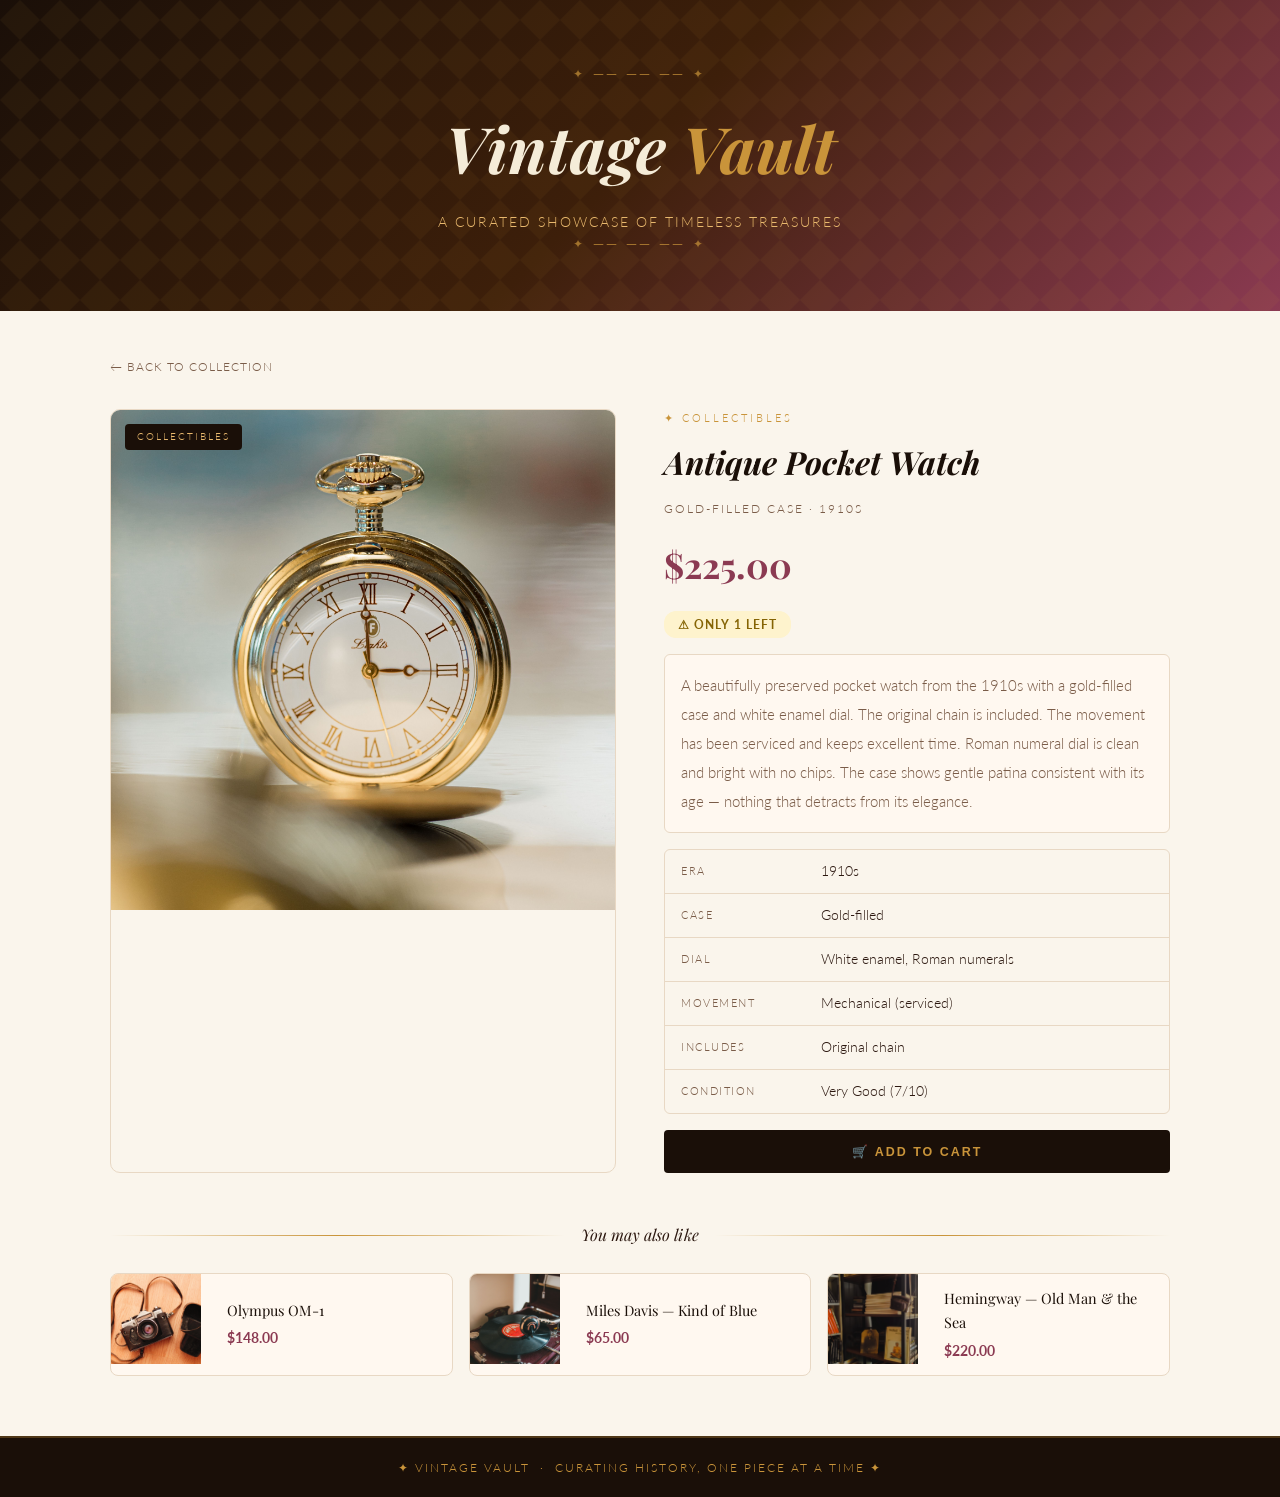
<file: docs/showcase/watch.html>
<!DOCTYPE html>
<html lang="en">
<head>
<meta charset="UTF-8">
<meta name="viewport" content="width=device-width, initial-scale=1.0">
<title>Antique Pocket Watch — Vintage Vault</title>
<link href="https://fonts.googleapis.com/css2?family=Playfair+Display:ital,wght@0,400;0,700;1,400&family=Lato:wght@300;400;700&display=swap" rel="stylesheet">
<link rel="stylesheet" href="css/style.css">
<style>
.detail-wrapper { max-width:1100px; margin:0 auto; padding:40px 20px 60px; }
.back-link { display:inline-flex; align-items:center; gap:6px; font-size:0.78rem; letter-spacing:1px; text-transform:uppercase; color:var(--muted); text-decoration:none; margin-bottom:32px; transition:color 0.2s; }
.back-link:hover { color:var(--brown); }
.detail-grid { display:grid; grid-template-columns:1fr; gap:32px; margin-bottom:48px; }
.detail-img-wrap { position:relative; border-radius:10px; overflow:hidden; border:1px solid var(--border); }
.detail-img { width:100%; height:300px; object-fit:cover; display:block; }
.detail-badge { position:absolute; top:14px; left:14px; background:var(--dark); color:var(--gold2); font-size:0.65rem; letter-spacing:2px; text-transform:uppercase; padding:4px 12px; border-radius:4px; }
.detail-info { display:flex; flex-direction:column; gap:16px; }
.detail-category { font-size:0.68rem; letter-spacing:3px; text-transform:uppercase; color:var(--gold); }
.detail-name { font-family:'Playfair Display',serif; font-size:2rem; color:var(--dark); font-style:italic; line-height:1.2; }
.detail-year { font-size:0.78rem; letter-spacing:2px; text-transform:uppercase; color:var(--muted); }
.detail-price { font-family:'Playfair Display',serif; font-size:2.2rem; color:var(--rose); font-weight:700; }
.detail-stock { display:inline-block; padding:4px 14px; border-radius:12px; font-size:0.72rem; letter-spacing:1px; text-transform:uppercase; font-weight:700; background:#fef3cd; color:#856404; width:fit-content; }
.detail-desc { font-size:0.95rem; color:var(--muted); line-height:1.9; padding:16px; background:var(--card-bg); border:1px solid var(--border); border-radius:6px; }
.detail-specs { display:flex; flex-direction:column; border:1px solid var(--border); border-radius:6px; overflow:hidden; }
.spec-row { display:flex; padding:10px 16px; border-bottom:1px solid var(--border); font-size:0.85rem; }
.spec-row:last-child { border-bottom:none; }
.spec-label { width:140px; flex-shrink:0; font-size:0.68rem; letter-spacing:1.5px; text-transform:uppercase; color:var(--muted); padding-top:2px; }
.spec-value { color:var(--text); }
.btn-add { background:var(--dark); color:var(--gold); padding:14px 28px; font-size:0.78rem; letter-spacing:2px; text-transform:uppercase; font-weight:700; border-radius:4px; border:none; cursor:pointer; transition:all 0.2s; width:100%; }
.btn-add:hover { background:var(--brown); color:#fff; transform:translateY(-2px); }
.related-grid { display:grid; grid-template-columns:1fr; gap:16px; }
.related-card { display:flex; gap:14px; background:var(--card-bg); border:1px solid var(--border); border-radius:8px; overflow:hidden; text-decoration:none; transition:transform 0.2s; }
.related-card:hover { transform:translateY(-2px); }
.related-img { width:90px; height:90px; object-fit:cover; flex-shrink:0; }
.related-body { padding:12px; display:flex; flex-direction:column; justify-content:center; }
.related-name { font-family:'Playfair Display',serif; font-size:0.9rem; color:var(--dark); margin-bottom:4px; }
.related-price { font-size:0.88rem; color:var(--rose); font-weight:700; }
@media (min-width:768px) {
    .detail-grid { grid-template-columns:1fr 1fr; gap:48px; }
    .detail-img { height:420px; }
    .related-grid { grid-template-columns:repeat(3,1fr); }
}
@media (min-width:1024px) { .detail-img { height:500px; } }
</style>
</head>
<body>

<header class="showcase-header">
    <div class="header-ornament">✦ ── ── ── ✦</div>
    <h1>Vintage <span>Vault</span></h1>
    <p>A curated showcase of timeless treasures</p>
    <div class="header-ornament">✦ ── ── ── ✦</div>
</header>

<div class="detail-wrapper">

    <a href="index.html" class="back-link">← Back to Collection</a>

    <div class="detail-grid">
        <div class="detail-img-wrap">
            <img src="images/watch.jpg"
                 alt="Antique gold pocket watch 1910s"
                 class="detail-img">
            <span class="detail-badge">Collectibles</span>
        </div>

        <div class="detail-info">
            <div class="detail-category">✦ Collectibles</div>
            <h1 class="detail-name">Antique Pocket Watch</h1>
            <p class="detail-year">Gold-Filled Case · 1910s</p>
            <div class="detail-price">$225.00</div>
            <span class="detail-stock">⚠ Only 1 Left</span>

            <p class="detail-desc">
                A beautifully preserved pocket watch from the 1910s
                with a gold-filled case and white enamel dial. The
                original chain is included. The movement has been
                serviced and keeps excellent time. Roman numeral dial
                is clean and bright with no chips. The case shows
                gentle patina consistent with its age — nothing
                that detracts from its elegance.
            </p>

            <div class="detail-specs">
                <div class="spec-row">
                    <span class="spec-label">Era</span>
                    <span class="spec-value">1910s</span>
                </div>
                <div class="spec-row">
                    <span class="spec-label">Case</span>
                    <span class="spec-value">Gold-filled</span>
                </div>
                <div class="spec-row">
                    <span class="spec-label">Dial</span>
                    <span class="spec-value">White enamel, Roman numerals</span>
                </div>
                <div class="spec-row">
                    <span class="spec-label">Movement</span>
                    <span class="spec-value">Mechanical (serviced)</span>
                </div>
                <div class="spec-row">
                    <span class="spec-label">Includes</span>
                    <span class="spec-value">Original chain</span>
                </div>
                <div class="spec-row">
                    <span class="spec-label">Condition</span>
                    <span class="spec-value">Very Good (7/10)</span>
                </div>
            </div>

            <button class="btn-add"
                    onclick="alert('In the live store this adds to your cart!')">
                🛒 Add to Cart
            </button>
        </div>
    </div>

    <!-- Related -->
    <div>
        <div style="display:flex; align-items:center; gap:16px; margin-bottom:24px;">
            <span style="flex:1; height:1px; background:linear-gradient(90deg,transparent,var(--gold),transparent);"></span>
            <span style="font-family:'Playfair Display',serif; font-style:italic; color:var(--text);">You may also like</span>
            <span style="flex:1; height:1px; background:linear-gradient(90deg,transparent,var(--gold),transparent);"></span>
        </div>
        <div class="related-grid">
            <a href="camera.html" class="related-card">
                <img src="images/camera.jpg" alt="Olympus OM-1" class="related-img">
                <div class="related-body">
                    <p class="related-name">Olympus OM-1</p>
                    <p class="related-price">$148.00</p>
                </div>
            </a>
            <a href="vinyl.html" class="related-card">
                <img src="images/vinyl.jpg" alt="Miles Davis vinyl" class="related-img">
                <div class="related-body">
                    <p class="related-name">Miles Davis — Kind of Blue</p>
                    <p class="related-price">$65.00</p>
                </div>
            </a>
            <a href="book.html" class="related-card">
                <img src="images/book.jpg" alt="Hemingway first edition" class="related-img">
                <div class="related-body">
                    <p class="related-name">Hemingway — Old Man & the Sea</p>
                    <p class="related-price">$220.00</p>
                </div>
            </a>
        </div>
    </div>

</div>

<footer style="background:var(--dark); text-align:center; padding:20px; font-size:0.72rem; letter-spacing:2px; color:var(--gold); text-transform:uppercase; border-top:2px solid rgba(201,148,58,0.3);">
    ✦ Vintage Vault &nbsp;·&nbsp; Curating history, one piece at a time ✦
</footer>

</body>
</html>
</file>
<file: docs/css/style.css>
/* ═══════════════════════════════════════════════
   TASK 1 — RESPONSIVE PROFILE PAGE
   Mobile-first. Breakpoints at 768px and 1024px.
═══════════════════════════════════════════════ */

:root {
    --cream:   #faf5ec;
    --dark:    #1a0f08;
    --gold:    #c9943a;
    --gold2:   #e8b86d;
    --rose:    #8b3a52;
    --teal:    #2d6a6a;
    --text:    #2c1810;
    --muted:   #7a5c48;
    --card-bg: #fff8f0;
}

*, *::before, *::after { box-sizing: border-box; margin: 0; padding: 0; }

html { scroll-behavior: smooth; }

body {
    background: var(--cream);
    color: var(--text);
    font-family: 'Lato', sans-serif;
    font-weight: 300;
    line-height: 1.7;
    overflow-x: hidden;
}

h1, h2, h3 {
    font-family: 'Playfair Display', serif;
    line-height: 1.2;
}

/* ── PARTICLES (decorative animated dots) ── */
.particles {
    position: fixed;
    inset: 0;
    pointer-events: none;
    z-index: 0;
    overflow: hidden;
}

.particles span {
    position: absolute;
    display: block;
    border-radius: 50%;
    opacity: 0.12;
    animation: float linear infinite;
}

.particles span:nth-child(1) {
    width: 300px; height: 300px;
    background: var(--gold);
    top: -80px; left: -80px;
    animation-duration: 20s;
}
.particles span:nth-child(2) {
    width: 200px; height: 200px;
    background: var(--rose);
    top: 40%; right: -60px;
    animation-duration: 25s;
    animation-delay: -5s;
}
.particles span:nth-child(3) {
    width: 150px; height: 150px;
    background: var(--teal);
    bottom: 10%; left: 10%;
    animation-duration: 18s;
    animation-delay: -10s;
}
.particles span:nth-child(4) {
    width: 80px; height: 80px;
    background: var(--gold2);
    top: 20%; left: 30%;
    animation-duration: 30s;
    animation-delay: -3s;
}
.particles span:nth-child(5) {
    width: 120px; height: 120px;
    background: var(--rose);
    bottom: 30%; right: 20%;
    animation-duration: 22s;
    animation-delay: -8s;
}
.particles span:nth-child(6) {
    width: 60px; height: 60px;
    background: var(--teal);
    top: 60%; left: 60%;
    animation-duration: 15s;
    animation-delay: -12s;
}

@keyframes float {
    0%   { transform: translateY(0) rotate(0deg); }
    50%  { transform: translateY(-30px) rotate(180deg); }
    100% { transform: translateY(0) rotate(360deg); }
}

/* ── HERO ── */
.hero {
    position: relative;
    z-index: 1;
    min-height: 100vh;
    background: linear-gradient(
        135deg,
        #1a0f08 0%,
        #3d1f0a 40%,
        #5c2d1a 70%,
        #8b3a52 100%
    );
    display: flex;
    flex-direction: column;
    justify-content: center;
    padding: 60px 24px 40px;
    overflow: hidden;
}

.hero::before {
    content: '';
    position: absolute;
    inset: 0;
    background: url("data:image/svg+xml,%3Csvg width='60' height='60' viewBox='0 0 60 60' xmlns='http://www.w3.org/2000/svg'%3E%3Cg fill='none' fill-rule='evenodd'%3E%3Cg fill='%23c9943a' fill-opacity='0.05'%3E%3Cpath d='M36 34v-4h-2v4h-4v2h4v4h2v-4h4v-2h-4zm0-30V0h-2v4h-4v2h4v4h2V6h4V4h-4zM6 34v-4H4v4H0v2h4v4h2v-4h4v-2H6zM6 4V0H4v4H0v2h4v4h2V6h4V4H6z'/%3E%3C/g%3E%3C/g%3E%3C/svg%3E");
    pointer-events: none;
}

.hero-inner {
    display: flex;
    flex-direction: column;
    align-items: center;
    text-align: center;
    gap: 28px;
    position: relative;
    z-index: 1;
}

/* Avatar */
.avatar-wrap {
    position: relative;
    width: 140px;
    height: 140px;
    flex-shrink: 0;
}

.avatar-img {
    width: 140px;
    height: 140px;
    border-radius: 50%;
    object-fit: cover;
    border: 4px solid var(--gold);
    display: block;
    max-width: 100%;
}

.avatar-ring {
    position: absolute;
    inset: -8px;
    border-radius: 50%;
    border: 2px dashed var(--gold2);
    opacity: 0.6;
    animation: spin 12s linear infinite;
}

@keyframes spin {
    from { transform: rotate(0deg); }
    to   { transform: rotate(360deg); }
}

.hero-label {
    font-size: 0.72rem;
    letter-spacing: 4px;
    text-transform: uppercase;
    color: var(--gold2);
    margin-bottom: 6px;
}

.hero-text h1 {
    font-size: 2.4rem;
    color: #f5ecd8;
    font-style: italic;
    margin-bottom: 8px;
}

.gold { color: var(--gold); }

.hero-role {
    font-size: 0.82rem;
    letter-spacing: 2px;
    text-transform: uppercase;
    color: var(--gold2);
    margin-bottom: 12px;
}

.hero-tagline {
    color: #c8b09a;
    font-size: 1rem;
    margin-bottom: 20px;
    font-style: italic;
}

.hero-badges {
    display: flex;
    flex-wrap: wrap;
    gap: 8px;
    justify-content: center;
}

.badge {
    background: rgba(201,148,58,0.15);
    border: 1px solid var(--gold);
    color: var(--gold2);
    padding: 5px 14px;
    border-radius: 20px;
    font-size: 0.75rem;
    letter-spacing: 0.5px;
}

.hero-scroll {
    position: absolute;
    bottom: 20px;
    left: 50%;
    transform: translateX(-50%);
    font-size: 0.7rem;
    letter-spacing: 2px;
    color: var(--gold2);
    opacity: 0.6;
    animation: bounce 2s ease-in-out infinite;
}

@keyframes bounce {
    0%, 100% { transform: translateX(-50%) translateY(0); }
    50%       { transform: translateX(-50%) translateY(6px); }
}

/* ── SECTIONS ── */
.section {
    position: relative;
    z-index: 1;
    padding: 60px 24px;
}

.section-inner {
    max-width: 900px;
    margin: 0 auto;
}

.section-label {
    font-size: 0.7rem;
    letter-spacing: 4px;
    text-transform: uppercase;
    color: var(--gold);
    margin-bottom: 8px;
}

.section h2 {
    font-size: 1.8rem;
    color: var(--dark);
    margin-bottom: 24px;
}

.section h2 em {
    color: var(--rose);
    font-style: italic;
}

/* About */
.about-section {
    background: white;
    border-top: 3px solid var(--gold);
}

.about-text {
    font-size: 1rem;
    color: var(--muted);
    max-width: 680px;
    line-height: 1.9;
}

.about-text strong { color: var(--dark); }

/* Skills */
.skills-section { background: var(--cream); }

.skills-grid {
    display: grid;
    grid-template-columns: 1fr;
    gap: 16px;
}

.skill-card {
    background: var(--card-bg);
    border: 1px solid #e8d8c4;
    border-radius: 10px;
    padding: 16px 20px;
    display: flex;
    align-items: center;
    gap: 14px;
    transition: transform 0.2s, box-shadow 0.2s;
}

.skill-card:hover {
    transform: translateY(-2px);
    box-shadow: 0 6px 20px rgba(139,58,82,0.1);
}

.skill-icon { font-size: 1.4rem; flex-shrink: 0; }

.skill-name {
    font-size: 0.88rem;
    font-weight: 700;
    color: var(--dark);
    flex: 1;
    min-width: 120px;
}

.skill-bar{
    flex:2;
    height:8px;
    background:#e8d8c4;
    border-radius:50px;
    overflow:hidden;
}

.skill-fill{
    height:100%;
    width:0;
    border-radius:50px;
    background:linear-gradient(
        90deg,
        var(--rose),
        var(--gold)
    );
    transition:width 1.5s ease;
}

/* Contact */
.contact-section {
    background: linear-gradient(135deg, var(--dark), #3d1f0a);
}

.contact-section .section-label { color: var(--gold2); }
.contact-section h2 { color: #f5ecd8; }

.contact-grid {
    display: grid;
    grid-template-columns: 1fr;
    gap: 14px;
}

.contact-card {
    display: flex;
    align-items: center;
    gap: 16px;
    background: rgba(255,255,255,0.06);
    border: 1px solid rgba(201,148,58,0.3);
    border-radius: 10px;
    padding: 18px 20px;
    text-decoration: none;
    transition: background 0.2s, border-color 0.2s, transform 0.2s;
}

.contact-card:hover {
    background: rgba(201,148,58,0.12);
    border-color: var(--gold);
    transform: translateY(-2px);
}

.contact-icon-wrap {
    font-size: 1.6rem;
    width: 44px;
    height: 44px;
    background: rgba(201,148,58,0.15);
    border-radius: 50%;
    display: flex;
    align-items: center;
    justify-content: center;
    flex-shrink: 0;
}

.contact-label {
    font-size: 0.68rem;
    letter-spacing: 2px;
    text-transform: uppercase;
    color: var(--gold2);
    margin-bottom: 2px;
}

.contact-value {
    font-size: 0.9rem;
    color: #f0e0cc;
    word-break: break-word;
}

/* Footer */
.site-footer {
    background: #0f0804;
    text-align: center;
    padding: 20px;
    font-size: 0.75rem;
    letter-spacing: 2px;
    color: var(--gold);
    text-transform: uppercase;
}

/* ════════════════════════════════════
   TABLET — 768px
════════════════════════════════════ */
@media (min-width: 768px) {

    .hero-inner {
        flex-direction: row;
        text-align: left;
        gap: 48px;
        max-width: 800px;
        margin: 0 auto;
    }

    .hero-badges { justify-content: flex-start; }

    .avatar-wrap { width: 180px; height: 180px; }
    .avatar-img  { width: 180px; height: 180px; }
    .avatar-ring { inset: -10px; }

    .hero-text h1 { font-size: 3rem; }

    .skills-grid {
        grid-template-columns: repeat(2, 1fr);
    }

    .contact-grid {
        grid-template-columns: repeat(2, 1fr);
    }
}

/* ════════════════════════════════════
   DESKTOP — 1024px
════════════════════════════════════ */
@media (min-width: 1024px) {

    .hero-inner { max-width: 1000px; }
    .hero-text h1 { font-size: 3.8rem; }

    .avatar-wrap { width: 220px; height: 220px; }
    .avatar-img  { width: 220px; height: 220px; }

    .section { padding: 80px 40px; }

    .skills-grid {
        grid-template-columns: repeat(3, 1fr);
    }

    .contact-grid {
        grid-template-columns: repeat(3, 1fr);
    }
}
</file>
<file: docs/showcase/css/style.css>
/* ═══════════════════════════════════════════════
   TASK 2 — RESPONSIVE PRODUCT SHOWCASE
   Mobile-first. Breakpoints at 768px and 1024px.
   CSS Grid for product layout.
═══════════════════════════════════════════════ */

:root {
    --cream:    #faf5ec;
    --dark:     #1a0f08;
    --gold:     #c9943a;
    --gold2:    #e8b86d;
    --rose:     #8b3a52;
    --teal:     #2d6a6a;
    --text:     #2c1810;
    --muted:    #7a5c48;
    --card-bg:  #fff8f0;
    --border:   #e8d8c4;
}

*, *::before, *::after { box-sizing: border-box; margin: 0; padding: 0; }

body {
    background: var(--cream);
    color: var(--text);
    font-family: 'Lato', sans-serif;
    font-weight: 300;
    line-height: 1.7;
}

h1, h2 { font-family: 'Playfair Display', serif; }

/* ── HEADER ── */
.showcase-header {
    background: linear-gradient(
        135deg,
        #1a0f08 0%,
        #3d1f0a 50%,
        #8b3a52 100%
    );
    text-align: center;
    padding: 48px 24px 40px;
    position: relative;
    overflow: hidden;
}

.showcase-header::before {
    content: '';
    position: absolute;
    inset: 0;
    background: url("data:image/svg+xml,%3Csvg width='40' height='40' viewBox='0 0 40 40' xmlns='http://www.w3.org/2000/svg'%3E%3Cg fill='%23c9943a' fill-opacity='0.06'%3E%3Cpath d='M20 0L40 20L20 40L0 20z'/%3E%3C/g%3E%3C/svg%3E");
    pointer-events: none;
}

.showcase-header h1 {
    font-size: 2.6rem;
    color: #f5ecd8;
    font-style: italic;
    margin: 10px 0 8px;
    position: relative;
}

.showcase-header h1 span { color: var(--gold); }

.showcase-header p {
    color: var(--gold2);
    font-size: 0.85rem;
    letter-spacing: 2px;
    text-transform: uppercase;
    position: relative;
}

.header-ornament {
    color: var(--gold);
    font-size: 0.75rem;
    letter-spacing: 4px;
    opacity: 0.7;
    position: relative;
}

/* ── INTRO BAND ── */
.intro-band {
    background: var(--dark);
    display: flex;
    align-items: center;
    justify-content: center;
    flex-wrap: wrap;
    gap: 12px 20px;
    padding: 14px 24px;
    font-size: 0.78rem;
    letter-spacing: 1.5px;
    color: var(--gold2);
    text-transform: uppercase;
    border-bottom: 1px solid rgba(201,148,58,0.3);
}

/* ── WRAPPER ── */
.showcase-wrapper {
    max-width: 1280px;
    margin: 0 auto;
    padding: 40px 20px 60px;
}

/* ── SECTION TITLE ── */
.section-title {
    display: flex;
    align-items: center;
    gap: 16px;
    margin-bottom: 32px;
}

.section-title .line {
    flex: 1;
    height: 1px;
    background: linear-gradient(90deg, transparent, var(--gold), transparent);
}

.section-title .label {
    font-family: 'Playfair Display', serif;
    font-style: italic;
    font-size: 1.1rem;
    color: var(--text);
    white-space: nowrap;
}

/* ── PRODUCT GRID — Mobile: 1 column ── */
.product-grid {
    display: grid;
    grid-template-columns: 1fr;
    gap: 24px;
}

/* ── PRODUCT CARD ── */
.product-card {
    background: var(--card-bg);
    border: 1px solid var(--border);
    border-radius: 12px;
    overflow: hidden;
    transition: transform 0.3s ease, box-shadow 0.3s ease;
    position: relative;
}

.product-card:hover {
    transform: translateY(-6px);
    box-shadow:
        0 12px 40px rgba(139,58,82,0.15),
        0 4px 12px rgba(0,0,0,0.08);
}

/* Image container with hover overlay */
.product-img-wrap {
    position: relative;
    overflow: hidden;
}

.product-img {
    width: 100%;
    height: 240px;
    object-fit: cover;
    display: block;
    transition: transform 0.5s ease;
}

.product-card:hover .product-img {
    transform: scale(1.06);
}

.product-overlay {
    position: absolute;
    inset: 0;
    background: rgba(26,15,8,0.55);
    display: flex;
    align-items: center;
    justify-content: center;
    opacity: 0;
    transition: opacity 0.3s ease;
}

.product-card:hover .product-overlay { opacity: 1; }

.overlay-text {
    color: var(--gold2);
    font-size: 0.78rem;
    letter-spacing: 3px;
    text-transform: uppercase;
    border: 1px solid var(--gold);
    padding: 8px 20px;
    border-radius: 20px;
}

/* Category tag */
.product-tag {
    position: absolute;
    top: 12px;
    left: 12px;
    background: var(--dark);
    color: var(--gold2);
    font-size: 0.65rem;
    letter-spacing: 2px;
    text-transform: uppercase;
    padding: 4px 10px;
    border-radius: 4px;
    z-index: 2;
}

/* Card body */
.product-body { padding: 20px; }

.product-name {
    font-size: 1.2rem;
    color: var(--dark);
    margin-bottom: 2px;
}

.product-year {
    font-size: 0.72rem;
    color: var(--gold);
    letter-spacing: 1px;
    text-transform: uppercase;
    margin-bottom: 10px;
}

.product-desc {
    font-size: 0.85rem;
    color: var(--muted);
    line-height: 1.6;
    margin-bottom: 16px;
    min-height: 48px;
}

.product-footer {
    display: flex;
    align-items: center;
    justify-content: space-between;
    border-top: 1px solid var(--border);
    padding-top: 14px;
}

.product-price {
    font-family: 'Playfair Display', serif;
    font-size: 1.3rem;
    color: var(--rose);
    font-weight: 700;
}

.product-stock {
    font-size: 0.68rem;
    letter-spacing: 1.5px;
    text-transform: uppercase;
    padding: 4px 10px;
    border-radius: 12px;
}

.in-stock  { background: #d4f0e0; color: #1a5c36; }
.low-stock { background: #fef3cd; color: #856404; }

/* ── FOOTER ── */
.showcase-footer {
    background: var(--dark);
    text-align: center;
    padding: 20px;
    font-size: 0.72rem;
    letter-spacing: 2px;
    color: var(--gold);
    text-transform: uppercase;
    border-top: 2px solid rgba(201,148,58,0.3);
}

/* ════════════════════════════════════
   BREAKPOINT 1 — TABLET — 768px
   2 columns
════════════════════════════════════ */
@media (min-width: 768px) {

    .showcase-header h1 { font-size: 3.4rem; }

    .product-grid {
        grid-template-columns: repeat(2, 1fr);
    }

    .product-img { height: 260px; }
}

/* ════════════════════════════════════
   BREAKPOINT 2 — DESKTOP — 1024px
   4 columns
════════════════════════════════════ */
@media (min-width: 1024px) {

    .showcase-header { padding: 64px 24px 56px; }
    .showcase-header h1 { font-size: 4rem; }

    .product-grid {
        grid-template-columns: repeat(4, 1fr);
        gap: 28px;
    }

    .product-img { height: 280px; }
}
</file>
<file: docs/vintage_site/css/style.css>
/* ═══════════════════════════════════════════════
   VINTAGE VAULT — Responsive Business Site
   Week 8 — CSS Grid, Flexbox, Media Queries
   Mobile-first approach
═══════════════════════════════════════════════ */

:root {
    --cream:    #faf5ec;
    --parchment:#ede4d3;
    --gold:     #c9943a;
    --gold2:    #e8b86d;
    --brown:    #7a5230;
    --dark:     #1a0f08;
    --rose:     #8b3a52;
    --teal:     #2d6a6a;
    --text:     #2c1810;
    --muted:    #7a5c48;
    --card-bg:  #fff8f0;
    --border:   #e8d8c4;
}

*, *::before, *::after {
    box-sizing: border-box;
    margin: 0;
    padding: 0;
}

html { scroll-behavior: smooth; }

body {
    background: var(--cream);
    color: var(--text);
    font-family: 'Lato', sans-serif;
    font-weight: 300;
    line-height: 1.7;
}

h1, h2, h3, h4 {
    font-family: 'Playfair Display', serif;
    line-height: 1.2;
}

a { color: var(--brown); text-decoration: none; }
a:hover { color: var(--dark); }

img {
    max-width: 100%;
    height: auto;
    display: block;
}

/* ── NAVBAR ── */
.navbar {
    background: var(--dark);
    border-bottom: 2px solid var(--gold);
    position: sticky;
    top: 0;
    z-index: 100;
}

.nav-inner {
    max-width: 1200px;
    margin: 0 auto;
    padding: 0 20px;
    display: flex;
    align-items: center;
    justify-content: space-between;
    height: 64px;
}

.nav-logo {
    font-family: 'Playfair Display', serif;
    font-style: italic;
    font-size: 1.5rem;
    color: var(--gold) !important;
    letter-spacing: 2px;
}

/* Mobile hamburger */
.nav-toggle {
    display: flex;
    flex-direction: column;
    gap: 5px;
    cursor: pointer;
    background: none;
    border: none;
    padding: 4px;
}

.nav-toggle span {
    display: block;
    width: 24px;
    height: 2px;
    background: var(--gold);
    transition: all 0.3s;
}

.nav-menu {
    display: none;
    flex-direction: column;
    background: var(--dark);
    padding: 16px 20px 20px;
    border-top: 1px solid rgba(201,148,58,0.2);
}

.nav-menu.open { display: flex; }

.nav-menu a {
    color: var(--gold2);
    font-size: 0.82rem;
    letter-spacing: 1.5px;
    text-transform: uppercase;
    padding: 10px 0;
    border-bottom: 1px solid rgba(201,148,58,0.1);
    transition: color 0.2s;
}

.nav-menu a:hover { color: #fff; }
.nav-menu a.active { color: var(--gold); }

/* ── HERO ── */
.hero {
    background: linear-gradient(
        135deg,
        var(--dark) 0%,
        #3d1f0a 50%,
        var(--rose) 100%
    );
    min-height: 80vh;
    display: flex;
    align-items: center;
    justify-content: center;
    text-align: center;
    padding: 60px 24px;
    position: relative;
    overflow: hidden;
}

.hero::before {
    content: '';
    position: absolute;
    inset: 0;
    background: url("data:image/svg+xml,%3Csvg width='60' height='60' viewBox='0 0 60 60' xmlns='http://www.w3.org/2000/svg'%3E%3Cg fill='none' fill-rule='evenodd'%3E%3Cg fill='%23c9943a' fill-opacity='0.04'%3E%3Cpath d='M36 34v-4h-2v4h-4v2h4v4h2v-4h4v-2h-4zm0-30V0h-2v4h-4v2h4v4h2V6h4V4h-4zM6 34v-4H4v4H0v2h4v4h2v-4h4v-2H6zM6 4V0H4v4H0v2h4v4h2V6h4V4H6z'/%3E%3C/g%3E%3C/g%3E%3C/svg%3E");
    pointer-events: none;
}

.hero-content { position: relative; z-index: 1; max-width: 700px; }

.hero-eyebrow {
    font-size: 0.72rem;
    letter-spacing: 4px;
    text-transform: uppercase;
    color: var(--gold2);
    margin-bottom: 16px;
}

.hero h1 {
    font-size: 2.4rem;
    color: #f5ecd8;
    font-style: italic;
    margin-bottom: 16px;
}

.hero h1 span { color: var(--gold); }

.hero-sub {
    color: #c8b09a;
    font-size: 1rem;
    margin-bottom: 32px;
    max-width: 500px;
    margin-left: auto;
    margin-right: auto;
}

.hero-btns {
    display: flex;
    gap: 12px;
    justify-content: center;
    flex-wrap: wrap;
}

.btn-primary {
    background: var(--gold);
    color: var(--dark);
    padding: 12px 28px;
    font-size: 0.78rem;
    letter-spacing: 2px;
    text-transform: uppercase;
    font-weight: 700;
    border-radius: 2px;
    transition: all 0.2s;
    text-decoration: none;
    display: inline-block;
}

.btn-primary:hover {
    background: var(--gold2);
    color: var(--dark);
    transform: translateY(-2px);
}

.btn-outline {
    border: 1.5px solid var(--gold);
    color: var(--gold);
    padding: 12px 28px;
    font-size: 0.78rem;
    letter-spacing: 2px;
    text-transform: uppercase;
    border-radius: 2px;
    transition: all 0.2s;
    text-decoration: none;
    display: inline-block;
}

.btn-outline:hover {
    background: var(--gold);
    color: var(--dark);
    transform: translateY(-2px);
}

/* ── SECTION ── */
.section {
    padding: 60px 24px;
}

.section-inner {
    max-width: 1200px;
    margin: 0 auto;
}

.section-label {
    font-size: 0.7rem;
    letter-spacing: 4px;
    text-transform: uppercase;
    color: var(--gold);
    margin-bottom: 8px;
}

.section-title {
    font-size: 1.8rem;
    color: var(--dark);
    margin-bottom: 8px;
}

.section-title em { color: var(--rose); font-style: italic; }

.section-sub {
    color: var(--muted);
    font-size: 0.92rem;
    margin-bottom: 36px;
    max-width: 560px;
}

.divider {
    display: flex;
    align-items: center;
    gap: 16px;
    margin-bottom: 36px;
}

.divider .line {
    flex: 1;
    height: 1px;
    background: linear-gradient(90deg, transparent, var(--gold), transparent);
}

.divider .ornament {
    color: var(--gold);
    font-size: 0.8rem;
    letter-spacing: 3px;
}

/* ── STATS BAND ── */
.stats-band {
    background: var(--dark);
    border-top: 2px solid rgba(201,148,58,0.3);
    border-bottom: 2px solid rgba(201,148,58,0.3);
    padding: 32px 24px;
}

.stats-grid {
    max-width: 1200px;
    margin: 0 auto;
    display: grid;
    grid-template-columns: repeat(2, 1fr);
    gap: 24px;
    text-align: center;
}

.stat-number {
    font-family: 'Playfair Display', serif;
    font-size: 2.4rem;
    color: var(--gold);
    display: block;
}

.stat-label {
    font-size: 0.72rem;
    letter-spacing: 2px;
    text-transform: uppercase;
    color: var(--gold2);
    opacity: 0.7;
}

/* ── CARD GRID ── */
.card-grid {
    display: grid;
    grid-template-columns: 1fr;
    gap: 20px;
}

.card {
    background: var(--card-bg);
    border: 1px solid var(--border);
    border-radius: 10px;
    overflow: hidden;
    transition: transform 0.3s, box-shadow 0.3s;
}

.card:hover {
    transform: translateY(-5px);
    box-shadow: 0 12px 36px rgba(139,58,82,0.12);
}

.card-img {
    width: 100%;
    height: 200px;
    object-fit: cover;
    transition: transform 0.5s;
}

.card:hover .card-img { transform: scale(1.05); }

.card-img-wrap { overflow: hidden; position: relative; }

.card-tag {
    position: absolute;
    top: 10px;
    left: 10px;
    background: var(--dark);
    color: var(--gold2);
    font-size: 0.62rem;
    letter-spacing: 2px;
    text-transform: uppercase;
    padding: 3px 8px;
    border-radius: 3px;
}

.card-body { padding: 18px; }

.card-title {
    font-size: 1.05rem;
    color: var(--dark);
    margin-bottom: 6px;
}

.card-text {
    font-size: 0.85rem;
    color: var(--muted);
    margin-bottom: 14px;
    line-height: 1.6;
}

.card-price {
    font-family: 'Playfair Display', serif;
    font-size: 1.2rem;
    color: var(--rose);
    font-weight: 700;
}

/* ── CATEGORY PILLS ── */
.category-strip {
    display: flex;
    flex-wrap: wrap;
    gap: 8px;
    margin-bottom: 32px;
}

.cat-pill {
    padding: 6px 16px;
    border: 1px solid var(--gold);
    color: var(--brown);
    font-size: 0.72rem;
    letter-spacing: 1.5px;
    text-transform: uppercase;
    border-radius: 20px;
    cursor: pointer;
    transition: all 0.2s;
    background: transparent;
}

.cat-pill:hover,
.cat-pill.active {
    background: var(--dark);
    color: var(--gold);
    border-color: var(--dark);
}

/* ── FEATURE ROW (alternating image + text) ── */
.feature-row {
    display: flex;
    flex-direction: column;
    gap: 40px;
    margin-bottom: 48px;
}

.feature {
    display: flex;
    flex-direction: column;
    gap: 20px;
}

.feature-img {
    width: 100%;
    height: 240px;
    object-fit: cover;
    border-radius: 8px;
    border: 1px solid var(--border);
}

.feature-label {
    font-size: 0.68rem;
    letter-spacing: 3px;
    text-transform: uppercase;
    color: var(--gold);
    margin-bottom: 6px;
}

.feature h3 {
    font-size: 1.4rem;
    color: var(--dark);
    margin-bottom: 10px;
}

.feature p {
    font-size: 0.92rem;
    color: var(--muted);
    line-height: 1.8;
    margin-bottom: 16px;
}

/* ── TEAM GRID ── */
.team-grid {
    display: grid;
    grid-template-columns: 1fr;
    gap: 20px;
}

.team-card {
    background: var(--card-bg);
    border: 1px solid var(--border);
    border-radius: 10px;
    padding: 24px;
    text-align: center;
}

.team-avatar {
    width: 80px;
    height: 80px;
    border-radius: 50%;
    object-fit: cover;
    border: 3px solid var(--gold);
    margin: 0 auto 12px;
}

.team-name {
    font-size: 1rem;
    color: var(--dark);
    margin-bottom: 4px;
}

.team-role {
    font-size: 0.72rem;
    letter-spacing: 2px;
    text-transform: uppercase;
    color: var(--gold);
    margin-bottom: 10px;
}

.team-bio {
    font-size: 0.85rem;
    color: var(--muted);
}

/* ── TRAINING CARDS ── */
.training-grid {
    display: grid;
    grid-template-columns: 1fr;
    gap: 20px;
}

.training-card {
    background: var(--card-bg);
    border: 1px solid var(--border);
    border-radius: 10px;
    padding: 28px;
    transition: transform 0.3s, box-shadow 0.3s;
}

.training-card:hover {
    transform: translateY(-4px);
    box-shadow: 0 10px 30px rgba(139,58,82,0.1);
}

.training-icon {
    font-size: 2.4rem;
    margin-bottom: 14px;
    display: block;
}

.training-card h3 {
    font-size: 1.1rem;
    color: var(--dark);
    margin-bottom: 8px;
}

.training-card p {
    font-size: 0.88rem;
    color: var(--muted);
    margin-bottom: 16px;
    line-height: 1.7;
}

.training-meta {
    display: flex;
    gap: 12px;
    flex-wrap: wrap;
    margin-bottom: 16px;
}

.training-badge {
    font-size: 0.68rem;
    letter-spacing: 1px;
    text-transform: uppercase;
    padding: 3px 10px;
    border-radius: 10px;
    background: rgba(201,148,58,0.12);
    color: var(--brown);
    border: 1px solid rgba(201,148,58,0.3);
}

/* ── CONTACT ── */
.contact-grid {
    display: grid;
    grid-template-columns: 1fr;
    gap: 32px;
}

.contact-info { display: flex; flex-direction: column; gap: 16px; }

.contact-item {
    display: flex;
    align-items: flex-start;
    gap: 14px;
    background: var(--card-bg);
    border: 1px solid var(--border);
    border-radius: 8px;
    padding: 16px;
}

.contact-item-icon {
    font-size: 1.4rem;
    flex-shrink: 0;
    margin-top: 2px;
}

.contact-item-label {
    font-size: 0.68rem;
    letter-spacing: 2px;
    text-transform: uppercase;
    color: var(--gold);
    margin-bottom: 2px;
}

.contact-item-value {
    font-size: 0.9rem;
    color: var(--text);
}

/* Contact form */
.contact-form {
    background: var(--card-bg);
    border: 1px solid var(--border);
    border-radius: 10px;
    padding: 28px;
}

.contact-form h3 {
    font-size: 1.2rem;
    color: var(--dark);
    margin-bottom: 20px;
    font-style: italic;
}

.form-group {
    margin-bottom: 16px;
}

.form-label {
    display: block;
    font-size: 0.68rem;
    letter-spacing: 2px;
    text-transform: uppercase;
    color: var(--brown);
    font-weight: 700;
    margin-bottom: 6px;
}

.form-control {
    width: 100%;
    padding: 10px 14px;
    border: 1px solid var(--border);
    background: var(--cream);
    color: var(--text);
    font-family: 'Lato', sans-serif;
    font-size: 0.9rem;
    border-radius: 4px;
    outline: none;
    transition: border-color 0.2s;
}

.form-control:focus {
    border-color: var(--gold);
    box-shadow: 0 0 0 3px rgba(201,148,58,0.1);
}

.form-row {
    display: grid;
    grid-template-columns: 1fr;
    gap: 16px;
}

/* ── FOOTER ── */
.footer {
    background: var(--dark);
    border-top: 2px solid rgba(201,148,58,0.3);
    padding: 48px 24px 24px;
}

.footer-inner {
    max-width: 1200px;
    margin: 0 auto;
}

.footer-grid {
    display: grid;
    grid-template-columns: 1fr;
    gap: 32px;
    margin-bottom: 32px;
}

.footer-logo {
    font-family: 'Playfair Display', serif;
    font-style: italic;
    font-size: 1.6rem;
    color: var(--gold);
    margin-bottom: 8px;
}

.footer-tagline {
    font-size: 0.82rem;
    color: var(--gold2);
    opacity: 0.7;
    margin-bottom: 16px;
}

.footer-heading {
    font-size: 0.72rem;
    letter-spacing: 3px;
    text-transform: uppercase;
    color: var(--gold);
    margin-bottom: 14px;
}

.footer-links {
    display: flex;
    flex-direction: column;
    gap: 8px;
}

.footer-links a {
    font-size: 0.85rem;
    color: #a08060;
    transition: color 0.2s;
}

.footer-links a:hover { color: var(--gold2); }

.footer-bottom {
    border-top: 1px solid rgba(201,148,58,0.2);
    padding-top: 20px;
    display: flex;
    flex-direction: column;
    gap: 8px;
    align-items: center;
    text-align: center;
    font-size: 0.75rem;
    color: #5c4438;
}

/* ── PAGE HERO (inner pages) ── */
.page-hero {
    background: linear-gradient(135deg, var(--dark) 0%, #3d1f0a 100%);
    padding: 60px 24px;
    text-align: center;
    border-bottom: 2px solid rgba(201,148,58,0.3);
}

.page-hero-eyebrow {
    font-size: 0.7rem;
    letter-spacing: 4px;
    text-transform: uppercase;
    color: var(--gold2);
    margin-bottom: 10px;
}

.page-hero h1 {
    font-size: 2rem;
    color: #f5ecd8;
    font-style: italic;
}

.page-hero p {
    color: #c8b09a;
    font-size: 0.92rem;
    margin-top: 10px;
    max-width: 500px;
    margin-left: auto;
    margin-right: auto;
}

/* ── ALERT ── */
.alert-success {
    background: #d4f0e0;
    border-left: 3px solid #2d7a4f;
    color: #1a4d30;
    padding: 14px 16px;
    border-radius: 4px;
    margin-bottom: 20px;
    font-size: 0.88rem;
}

/* ════════════════════════════════════
   TABLET — min-width: 768px
════════════════════════════════════ */
@media (min-width: 768px) {

    /* Navbar */
    .nav-toggle { display: none; }

    .nav-menu {
        display: flex !important;
        flex-direction: row;
        background: transparent;
        padding: 0;
        border: none;
        gap: 28px;
        align-items: center;
    }

    .nav-menu a {
        border: none;
        padding: 0;
        font-size: 0.76rem;
    }

    /* Hero */
    .hero h1 { font-size: 3.2rem; }

    /* Grids go 2 columns */
    .card-grid       { grid-template-columns: repeat(2, 1fr); }
    .team-grid       { grid-template-columns: repeat(2, 1fr); }
    .training-grid   { grid-template-columns: repeat(2, 1fr); }
    .stats-grid      { grid-template-columns: repeat(4, 1fr); }
    .footer-grid     { grid-template-columns: repeat(2, 1fr); }
    .form-row        { grid-template-columns: repeat(2, 1fr); }

    /* Feature rows go side by side */
    .feature {
        flex-direction: row;
        align-items: center;
        gap: 40px;
    }

    .feature.reverse { flex-direction: row-reverse; }

    .feature-img {
        width: 45%;
        flex-shrink: 0;
        height: 280px;
    }

    /* Contact */
    .contact-grid { grid-template-columns: 1fr 1fr; }
}

/* ════════════════════════════════════
   DESKTOP — min-width: 1024px
════════════════════════════════════ */
@media (min-width: 1024px) {

    .section { padding: 80px 40px; }

    .hero { min-height: 90vh; }
    .hero h1 { font-size: 4rem; }

    /* Grids go full columns */
    .card-grid     { grid-template-columns: repeat(3, 1fr); }
    .training-grid { grid-template-columns: repeat(3, 1fr); }
    .team-grid     { grid-template-columns: repeat(3, 1fr); }
    .footer-grid   { grid-template-columns: 2fr 1fr 1fr 1fr; }

    .feature-img { height: 320px; }

    .page-hero h1 { font-size: 2.8rem; }
}
</file>
